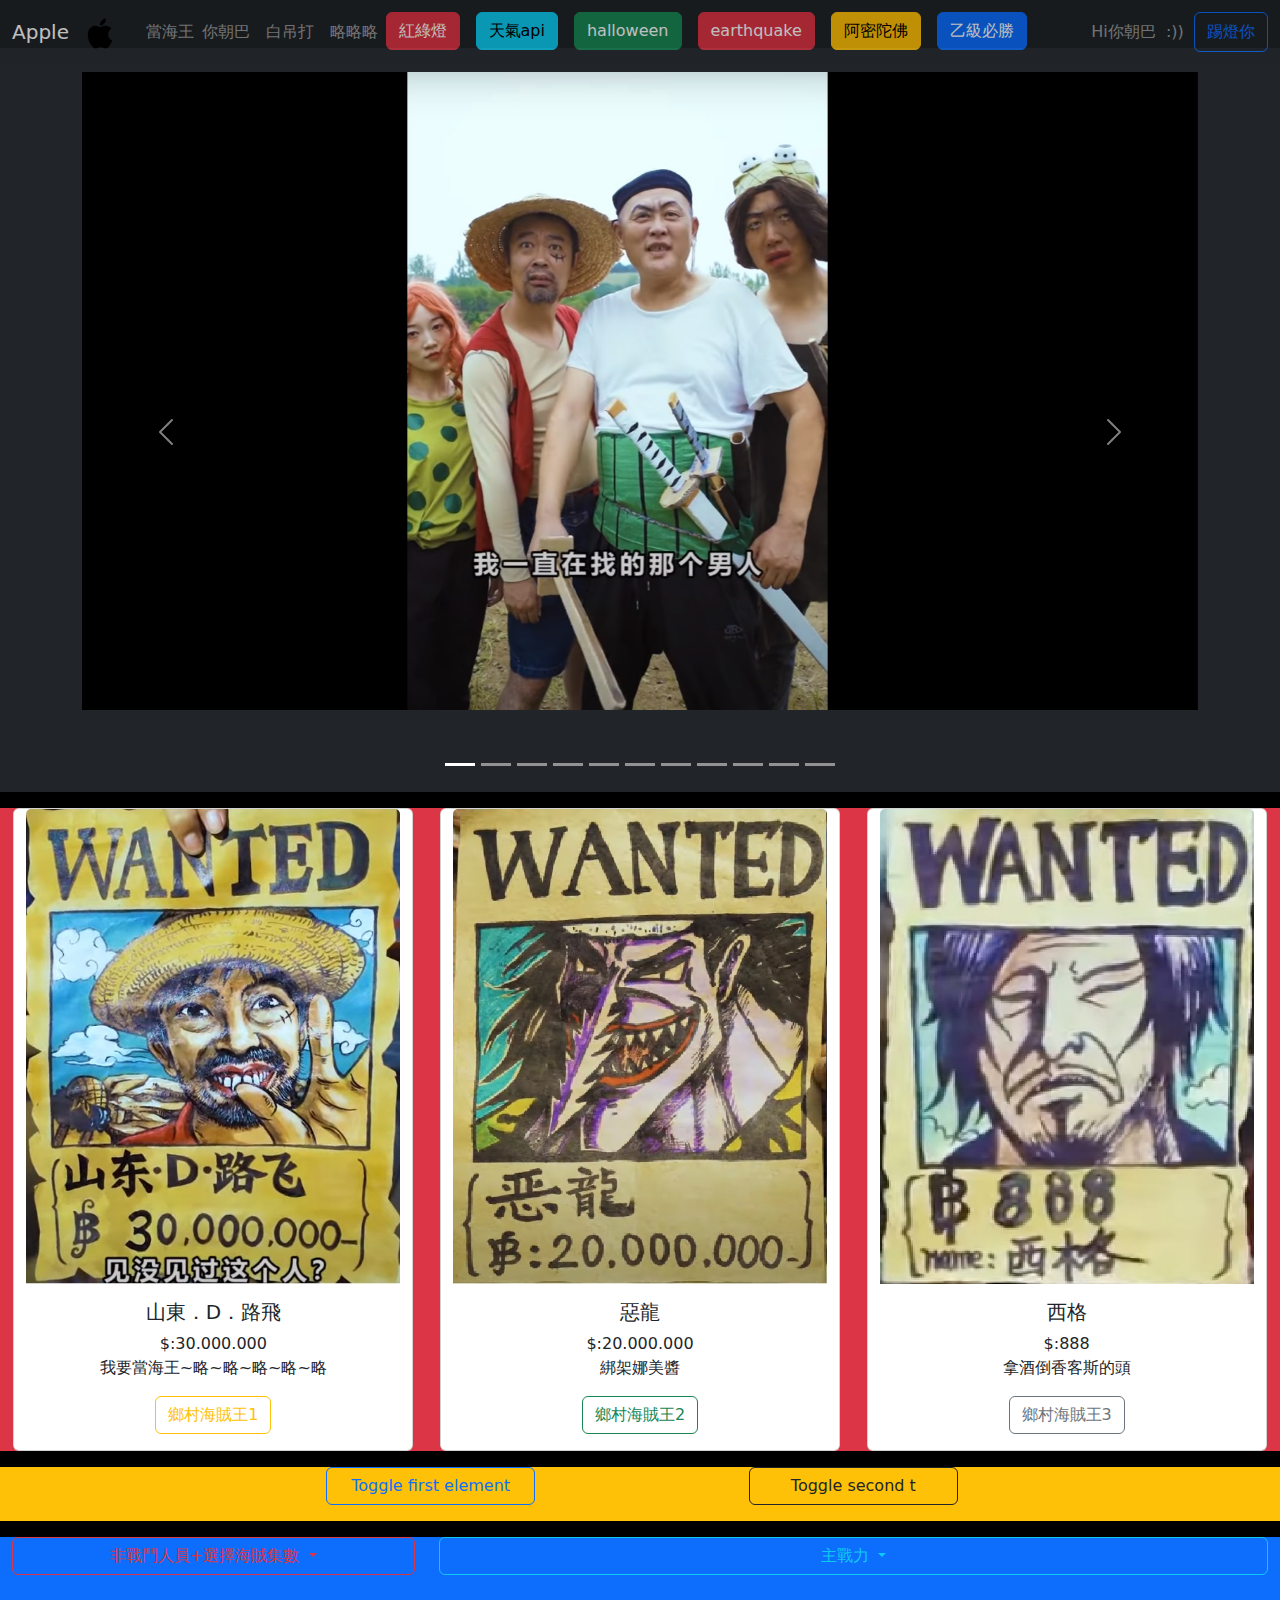
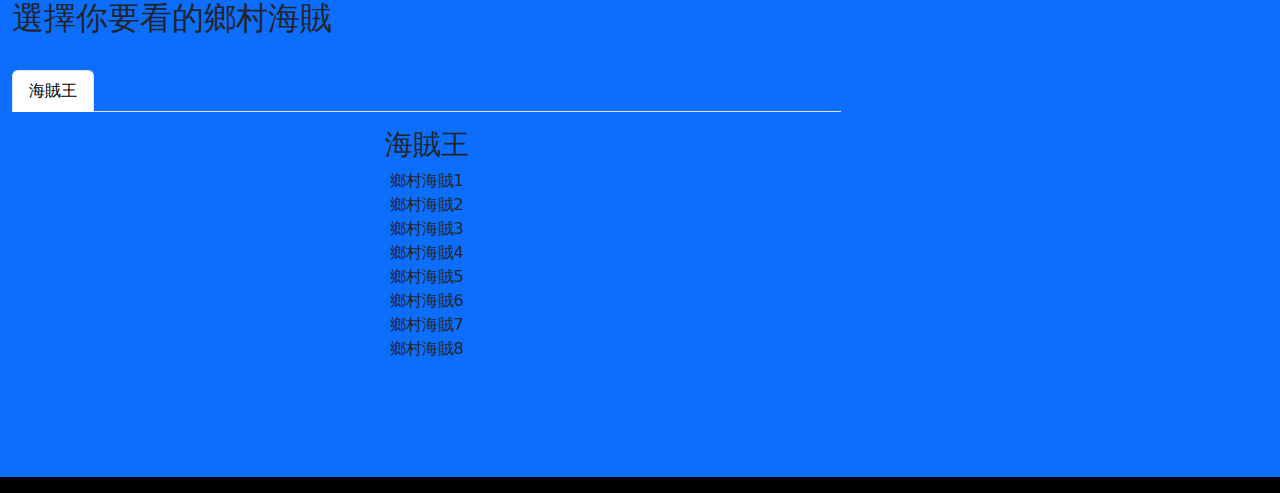
<file: index.html>
<!DOCTYPE html>
<html lang="en">

<head>
    <title>Bootstrap Example</title>
    <meta charset="utf-8">
    <meta name="viewport" content="width=device-width, initial-scale=1">
    <link href="https://cdn.jsdelivr.net/npm/bootstrap@5.3.2/dist/css/bootstrap.min.css" rel="stylesheet">
    <script src="https://cdn.jsdelivr.net/npm/bootstrap@5.3.2/dist/js/bootstrap.bundle.min.js"></script>
    <style>
        * {
            box-sizing: border-box;
            /* overflow: hidden; */
        }

        body {
            background-color: black;
        }

        .box {
            width: 100%;
            height: 80vh;
            /* overflow: hidden; */
            /* background-color: brown; */
        }

        .box3 {
            width: 100%;
            /* background-color: brown; */
        }

        .box4 {
            width: 100%;
            height: 60vh;

        }

        .dropdown-item:hover {
            background-color: aqua;

        }

        .my-img {
            width: 100%;
            height: 80vh;
        }
    </style>
</head>

<body>
    <!-- ------------------------------- -->
    <nav class="navbar navbar-expand-sm navbar-dark bg-dark fixed-top opacity-75 ">
        <div class="container-fluid">
            <a class="navbar-brand" href="javascript:void(0)">Apple</a>
            <a class="navbar-brand" href="#">
                <img src="./imgs/apple-logo.svg" alt="Logo" width="30" height="35"
                    class="d-inline-block align-text-top">
                <!-- Apple -->
            </a>
            <button class="navbar-toggler" type="button" data-bs-toggle="collapse" data-bs-target="#mynavbar">
                <span class="navbar-toggler-icon"></span>
            </button>
            <div class="collapse navbar-collapse" id="mynavbar">gi
                <ul class="navbar-nav me-auto">
                    <span class="navbar-text">
                        當海王
                    </span>
                    <li class="nav-item">
                        <a class="nav-link" href="#page1">你朝巴</a>
                    </li>
                    <li class="nav-item">
                        <a class="nav-link" href="#page2">白吊打</a>
                    </li>
                    <li class="nav-item">
                        <a class="nav-link" href="#page3">略略略</a>
                    </li>
                    <li class="nav-item me-3">
                        <button class="btn btn-danger" type="button" data-bs-toggle="offcanvas"
                            data-bs-target="#offcanvasRight" aria-controls="offcanvasRight"
                            onclick="location.href='./rgb.html'">紅綠燈</button>
                    </li>
                    <li class="nav-item me-3">
                        <button class="btn btn-info" type="button" data-bs-toggle="offcanvas"
                            data-bs-target="#offcanvasRight" aria-controls="offcanvasRight"
                            onclick="location.href='./weather.html'">天氣api</button>
                    </li>
                    <li class="nav-item me-3">
                        <button class="btn btn-success" type="button" data-bs-toggle="offcanvas"
                            data-bs-target="#offcanvasRight" aria-controls="offcanvasRight"
                            onclick="location.href='./halloween.html'">halloween</button>
                    </li>
                    <li class="nav-item me-3">
                        <button class="btn btn-danger" type="button" data-bs-toggle="offcanvas"
                            data-bs-target="#offcanvasRight" aria-controls="offcanvasRight"
                            onclick="location.href='./earthquake.html'">earthquake</button>
                    </li>
                    <li class="nav-item me-3">
                        <a href="https://wda.mackliu.com/s1120408/"><button class="btn btn-warning" type="button"
                            data-bs-toggle="offcanvas" data-bs-target="#offcanvasRight"
                            aria-controls="offcanvasRight">阿密陀佛</button></a>
                    </li>
                    <li class="nav-item">
                        <button class="btn btn-primary" type="button" data-bs-toggle="offcanvas"
                            data-bs-target="#offcanvasRight" aria-controls="offcanvasRight">
                            乙級必勝
                        </button>
                    </li>

                </ul>
                <form class="d-flex justify-content-center">
                    <span class="navbar-text">Hi你朝巴&nbsp;&nbsp;:))&nbsp;&nbsp;</span>
                    <!-- <input class="form-control me-2" type="text" placeholder="Search"> -->
                    <button class="btn btn-outline-primary" type="button">踢燈你</button>
                </form>
            </div>
        </div>
    </nav>
    <!-- ----------------button-start--offcanvas----------------------- -->
    <div class="offcanvas offcanvas-end" tabindex="-1" id="offcanvasRight" aria-labelledby="offcanvasRightLabel">
        <div class="offcanvas-header">
            <h5 class="offcanvas-title" id="offcanvasRightLabel">大家乙級加油~!</h5>
            <button type="button" class="btn-close" data-bs-dismiss="offcanvas" aria-label="Close"></button>
        </div>
        <div class="offcanvas-body">
            <img src="./imgs/cat.gif" alt="">
            <img src="./imgs/魯夫.png" alt="" width="300px">
        </div>
    </div>
    <!-- ----------------button-end--offcanvas------------------- -->
    <div id="page1">
    </div>
    <div class="container-fluid bg-dark mb-3 mt-5">
        <br>
        <div class="box">
            <div class="container">
                <div id="carouselExampleIndicators" class="carousel slide" data-bs-ride="carousel">
                    <div class="carousel-indicators">
                        <button type="button" data-bs-target="#carouselExampleIndicators" data-bs-slide-to="0"
                            class="active" aria-current="true" aria-label="Slide 1"></button>
                        <button type="button" data-bs-target="#carouselExampleIndicators" data-bs-slide-to="1"
                            aria-label="Slide 2"></button>
                        <button type="button" data-bs-target="#carouselExampleIndicators" data-bs-slide-to="2"
                            aria-label="Slide 3"></button>
                        <button type="button" data-bs-target="#carouselExampleIndicators" data-bs-slide-to="3"
                            aria-label="Slide 4"></button>
                        <button type="button" data-bs-target="#carouselExampleIndicators" data-bs-slide-to="4"
                            aria-label="Slide 5"></button>
                        <button type="button" data-bs-target="#carouselExampleIndicators" data-bs-slide-to="5"
                            aria-label="Slide 6"></button>
                        <button type="button" data-bs-target="#carouselExampleIndicators" data-bs-slide-to="6"
                            aria-label="Slide 7"></button>
                        <button type="button" data-bs-target="#carouselExampleIndicators" data-bs-slide-to="7"
                            aria-label="Slide 8"></button>
                        <button type="button" data-bs-target="#carouselExampleIndicators" data-bs-slide-to="8"
                            aria-label="Slide 9"></button>
                        <button type="button" data-bs-target="#carouselExampleIndicators" data-bs-slide-to="9"
                            aria-label="Slide 10"></button>
                        <button type="button" data-bs-target="#carouselExampleIndicators" data-bs-slide-to="10"
                            aria-label="Slide 11"></button>
                    </div>
                    <div class="carousel-inner my-img">
                        <div class="carousel-item active" data-bs-interval="1500">
                            <img src="./imgs/01.jpg" class="d-block w-100" alt="...">
                        </div>
                        <div class="carousel-item" data-bs-interval="1500">
                            <img src="./imgs/02.jpg" class="d-block w-100" alt="...">
                        </div>
                        <div class="carousel-item" data-bs-interval="1500">
                            <img src="./imgs/03.jpg" class="d-block w-100" alt="...">
                        </div>
                        <div class="carousel-item" data-bs-interval="1500">
                            <img src="./imgs/04.jpg" class="d-block w-100" alt="...">
                        </div>
                        <div class="carousel-item" data-bs-interval="1500">
                            <img src="./imgs/05.jpg" class="d-block w-100" alt="...">
                        </div>
                        <div class="carousel-item" data-bs-interval="1500">
                            <img src="./imgs/06.jpg" class="d-block w-100" alt="...">
                        </div>
                        <div class="carousel-item" data-bs-interval="1500">
                            <img src="./imgs/07.jpg" class="d-block w-100" alt="...">
                        </div>
                        <div class="carousel-item" data-bs-interval="1500">
                            <img src="./imgs/08.jpg" class="d-block w-100" alt="...">
                        </div>
                        <div class="carousel-item" data-bs-interval="1500">
                            <img src="./imgs/09.jpg" class="d-block w-100" alt="...">
                        </div>
                        <div class="carousel-item" data-bs-interval="1500">
                            <img src="./imgs/10.jpg" class="d-block w-100" alt="...">
                        </div>
                        <div class="carousel-item" data-bs-interval="1500">
                            <img src="./imgs/11.jpg" class="d-block w-100" alt="...">
                        </div>
                    </div>
                    <button class="carousel-control-prev" type="button" data-bs-target="#carouselExampleIndicators"
                        data-bs-slide="prev">
                        <span class="carousel-control-prev-icon" aria-hidden="true"></span>
                        <span class="visually-hidden">Previous</span>
                    </button>
                    <button class="carousel-control-next" type="button" data-bs-target="#carouselExampleIndicators"
                        data-bs-slide="next">
                        <span class="carousel-control-next-icon" aria-hidden="true"></span>
                        <span class="visually-hidden">Next</span>
                    </button>
                </div>
            </div>
        </div>
    </div>
    <!-- --------------------------- -->
    <div id="page2">
    </div>
    <div class="container-fluid bg-danger mb-3">
        <div class="row d-flex justify-content-around">
            <div class="col-3 card" style="width: 25rem;">
                <img src="./imgs/heder01.jpg" class="card-img-top" alt="...">
                <div class="card-body text-center">
                    <h5 class="card-title ">山東．D．路飛</h5>
                    <p class="card-text">$:30.000.000<br>我要當海王~略~略~略~略~略</p>
                    <a href="https://www.youtube.com/watch?v=qUq67DFr-Gs" class="btn btn-outline-warning">鄉村海賊王1</a>
                </div>
            </div>
            <div class="col-3 card" style="width: 25rem;">
                <img src="./imgs/heder02.jpg" class="card-img-top" alt="...">
                <div class="card-body text-center">
                    <h5 class="card-title ">惡龍</h5>
                    <p class="card-text">$:20.000.000<br>綁架娜美醬</p>
                    <a href="https://www.youtube.com/watch?v=qzUbCLCx6F4" class="btn btn-outline-success">鄉村海賊王2</a>
                </div>
            </div>
            <div class="col-3 card" style="width: 25rem;">
                <img src="./imgs/heder03.jpg" class="card-img-top" alt="...">
                <div class="card-body text-center">
                    <h5 class="card-title ">西格</h5>
                    <p class="card-text">$:888<br>拿酒倒香客斯的頭</p>
                    <a href="https://www.youtube.com/watch?v=XU1mL9Yb7CM" class="btn btn-outline-secondary">鄉村海賊王3</a>
                </div>
            </div>
        </div>
    </div>
    <!-- ------------------------------------------ -->
    <div id="page3">
    </div>
    <div class="container-fluid bg-warning mb-3">
        <div class="box3">
            <div class="row ">
                <p class=" d-inline-flex gap-1">
                    <a class=" col-2 offset-3 btn btn-outline-primary" data-bs-toggle="collapse"
                        href="#multiCollapseExample1" role="button" aria-expanded="false"
                        aria-controls="multiCollapseExample1">Toggle first
                        element</a>
                    <button class="col-2 offset-2 btn btn-outline-dark" type="button" data-bs-toggle="collapse"
                        data-bs-target="#multiCollapseExample2" aria-expanded="false"
                        aria-controls="multiCollapseExample2">Toggle second t</button>
                </p>
            </div>
            <div class="row">
                <div class="col-8">
                    <div class="collapse multi-collapse" id="multiCollapseExample1">
                        <div class="card card-body">
                            Some placeholder content for the first collapse component of this multi-collapse example.
                            This
                            panel is hidden by default but revealed when the user activates the relevant trigger.
                        </div>
                    </div>
                </div>
                <div class="col-4">
                    <div class="collapse multi-collapse" id="multiCollapseExample2">
                        <div class="card card-body">
                            Some placeholder content for the second collapse component of this multi-collapse example.
                            This
                        </div>
                    </div>
                </div>
            </div>
        </div>
    </div>
    <!-- ------------------------------------------- -->
    <div id="page4">
    </div>
    <div class="container-fluid bg-primary mb-3">
        <div class="box4">
            <div class="row">
                <div class="col-4 btn-group">
                    <button type="button" class="btn btn-outline-danger dropdown-toggle" data-bs-toggle="dropdown"
                        aria-expanded="false">
                        非戰鬥人員+選擇海賊集數
                    </button>
                    <ul class="dropdown-menu">
                        <li><a class="dropdown-item" data-bs-toggle="modal" data-bs-target="#myModal-1">羅賓</a></li>
                        <li><a class="dropdown-item" data-bs-toggle="modal" data-bs-target="#myModal-2">娜美</a></a></li>
                        <li><a class="dropdown-item" data-bs-toggle="modal" data-bs-target="#myModal-3">喬巴</a></li>
                        <li>
                            <hr class="dropdown-divider">
                        </li>
                        <li><a class="dropdown-item"
                                href="https://www.youtube.com/embed/qUq67DFr-Gs?si=d2dOiV2l2S_yohUo"
                                target="my-Iframe">鄉村海賊1</a></li>
                        <li><a class="dropdown-item"
                                href="https://www.youtube.com/embed/qzUbCLCx6F4?si=r41PmJw5y0Ym36rF"
                                target="my-Iframe">鄉村海賊2</a></li>
                        <li><a class="dropdown-item"
                                href="https://www.youtube.com/embed/XU1mL9Yb7CM?si=2_F7wk5rw9gk5PNO"
                                target="my-Iframe">鄉村海賊3</a></li>
                        <li><a class="dropdown-item"
                                href="https://www.youtube.com/embed/xxeT9f02fH4?si=kqh3AdRIxxMkTVQU"
                                target="my-Iframe">鄉村海賊4</a></li>
                        <li><a class="dropdown-item"
                                href="https://www.youtube.com/embed/EEjnoQ2qJUQ?si=zQFu9Y_4TdHGTXWr"
                                target="my-Iframe">鄉村海賊5</a></li>
                        <li><a class="dropdown-item"
                                href="https://www.youtube.com/embed/E9qFHa5F08M?si=KH4qCPVD2Upj3K1J"
                                target="my-Iframe">鄉村海賊6</a></li>
                        <li><a class="dropdown-item"
                                href="https://www.youtube.com/embed/np-VcplD7z0?si=8ecZOsLM6d5qoAd6"
                                target="my-Iframe">鄉村海賊7</a></li>
                        <li><a class="dropdown-item"
                                href="https://www.youtube.com/embed/JQGZ-ZfVcQ0?si=Uiu8yulimdt42QqC"
                                target="my-Iframe">鄉村海賊8</a></li>
                    </ul>
                    <div class="modal" id="myModal-1">
                        <div class="modal-dialog modal-xl">
                            <div class="modal-content">

                                <!-- Modal Header -->
                                <div class="modal-header">
                                    <h4 class="modal-title">性感羅賓</h4>
                                    <button type="button" class="btn-close" data-bs-dismiss="modal"></button>
                                </div>

                                <!-- Modal body -->
                                <div class="modal-body text-center">
                                    <img src="./imgs/羅賓.jpg" alt="">
                                </div>

                                <!-- Modal footer -->
                                <div class="modal-footer">
                                    <button type="button" class="btn btn-danger" data-bs-dismiss="modal">Close</button>
                                </div>

                            </div>
                        </div>
                    </div>
                    <div class="modal" id="myModal-2">
                        <div class="modal-dialog modal-xl">
                            <div class="modal-content">

                                <!-- Modal Header -->
                                <div class="modal-header">
                                    <h4 class="modal-title">美麗娜美</h4>
                                    <button type="button" class="btn-close" data-bs-dismiss="modal"></button>
                                </div>

                                <!-- Modal body -->
                                <div class="modal-body text-center">
                                    <img src="./imgs/娜美.jpg" alt="">
                                </div>

                                <!-- Modal footer -->
                                <div class="modal-footer">
                                    <button type="button" class="btn btn-danger" data-bs-dismiss="modal">Close</button>
                                </div>

                            </div>
                        </div>
                    </div>
                    <div class="modal" id="myModal-3">
                        <div class="modal-dialog modal-xl">
                            <div class="modal-content">

                                <!-- Modal Header -->
                                <div class="modal-header">
                                    <h4 class="modal-title">可愛喬巴</h4>
                                    <button type="button" class="btn-close" data-bs-dismiss="modal"></button>
                                </div>

                                <!-- Modal body -->
                                <div class="modal-body text-center">
                                    <img src="./imgs/喬巴.jpg" alt="">
                                </div>

                                <!-- Modal footer -->
                                <div class="modal-footer">
                                    <button type="button" class="btn btn-danger" data-bs-dismiss="modal">Close</button>
                                </div>

                            </div>
                        </div>
                    </div>
                </div>
                <div class="col-8 btn-group">
                    <button type="button" class="btn btn-outline-info dropdown-toggle" data-bs-toggle="dropdown"
                        aria-expanded="false">
                        主戰力
                    </button>
                    <ul class="dropdown-menu">
                        <li><a class="dropdown-item" data-bs-toggle="modal" data-bs-target="#myModal-4">山東．D．魯夫</a></li>
                        <li><a class="dropdown-item" data-bs-toggle="modal" data-bs-target="#myModal-5">白吊打．索龍</a></li>
                        <li><a class="dropdown-item" data-bs-toggle="modal" data-bs-target="#myModal-6">七舞嗨．甚平</a></li>
                        <li><a class="dropdown-item" data-bs-toggle="modal" data-bs-target="#myModal-7">白吊打．香吉士</a></li>
                        <li><a class="dropdown-item" data-bs-toggle="modal" data-bs-target="#myModal-8">白吊打．騙人布</a></li>
                        <li><a class="dropdown-item" data-bs-toggle="modal" data-bs-target="#myModal-9">白吊打．骷髏頭</a></li>
                        <li><a class="dropdown-item" data-bs-toggle="modal" data-bs-target="#myModal-10">白吊打．佛朗基</a>
                        </li>
                    </ul>
                    <div class="modal" id="myModal-4">
                        <div class="modal-dialog modal-xl">
                            <div class="modal-content">

                                <!-- Modal Header -->
                                <div class="modal-header">
                                    <h4 class="modal-title">山東．D．魯夫</h4>
                                    <button type="button" class="btn-close" data-bs-dismiss="modal"></button>
                                </div>

                                <!-- Modal body -->
                                <div class="modal-body text-center">
                                    <img src="./imgs/魯夫.png" alt="">
                                </div>

                                <!-- Modal footer -->
                                <div class="modal-footer">
                                    <button type="button" class="btn btn-danger" data-bs-dismiss="modal">Close</button>
                                </div>

                            </div>
                        </div>
                    </div>
                    <div class="modal" id="myModal-5">
                        <div class="modal-dialog modal-xl">
                            <div class="modal-content">

                                <!-- Modal Header -->
                                <div class="modal-header">
                                    <h4 class="modal-title">白吊打．索龍</h4>
                                    <button type="button" class="btn-close" data-bs-dismiss="modal"></button>
                                </div>

                                <!-- Modal body -->
                                <div class="modal-body text-center">
                                    <img src="./imgs/索龍.png" alt="">
                                </div>

                                <!-- Modal footer -->
                                <div class="modal-footer">
                                    <button type="button" class="btn btn-danger" data-bs-dismiss="modal">Close</button>
                                </div>

                            </div>
                        </div>
                    </div>
                    <div class="modal" id="myModal-6">
                        <div class="modal-dialog modal-xl">
                            <div class="modal-content">

                                <!-- Modal Header -->
                                <div class="modal-header">
                                    <h4 class="modal-title">鯰魚</h4>
                                    <button type="button" class="btn-close" data-bs-dismiss="modal"></button>
                                </div>

                                <!-- Modal body -->
                                <div class="modal-body text-center">
                                    <img src="./imgs/甚平.png" alt="">
                                </div>

                                <!-- Modal footer -->
                                <div class="modal-footer">
                                    <button type="button" class="btn btn-danger" data-bs-dismiss="modal">Close</button>
                                </div>

                            </div>
                        </div>
                    </div>
                    <div class="modal" id="myModal-7">
                        <div class="modal-dialog modal-xl">
                            <div class="modal-content">

                                <!-- Modal Header -->
                                <div class="modal-header">
                                    <h4 class="modal-title">白吊打．香吉士</h4>
                                    <button type="button" class="btn-close" data-bs-dismiss="modal"></button>
                                </div>

                                <!-- Modal body -->
                                <div class="modal-body text-center">
                                    <img src="./imgs/香吉士.jpg" alt="">
                                </div>

                                <!-- Modal footer -->
                                <div class="modal-footer">
                                    <button type="button" class="btn btn-danger" data-bs-dismiss="modal">Close</button>
                                </div>

                            </div>
                        </div>
                    </div>
                    <div class="modal" id="myModal-8">
                        <div class="modal-dialog modal-xl">
                            <div class="modal-content">

                                <!-- Modal Header -->
                                <div class="modal-header">
                                    <h4 class="modal-title">白吊打．騙人布</h4>
                                    <button type="button" class="btn-close" data-bs-dismiss="modal"></button>
                                </div>

                                <!-- Modal body照片大小與香吉士一致 -->
                                <div class="modal-body text-center">
                                    <img src="./imgs/騙人布.jpg" alt="" width="353" height="500">
                                </div>

                                <!-- Modal footer -->
                                <div class="modal-footer">
                                    <button type="button" class="btn btn-danger" data-bs-dismiss="modal">Close</button>
                                </div>

                            </div>
                        </div>
                    </div>
                    <div class="modal" id="myModal-9">
                        <div class="modal-dialog modal-xl">
                            <div class="modal-content">

                                <!-- Modal Header -->
                                <div class="modal-header">
                                    <h4 class="modal-title">白吊打．骷髏頭</h4>
                                    <button type="button" class="btn-close" data-bs-dismiss="modal"></button>
                                </div>

                                <!-- Modal body 照片大小與香吉士一致-->
                                <div class="modal-body text-center">
                                    <img src="./imgs/布魯克.jpg" alt="" width="353" height="500">
                                </div>

                                <!-- Modal footer -->
                                <div class="modal-footer">
                                    <button type="button" class="btn btn-danger" data-bs-dismiss="modal">Close</button>
                                </div>

                            </div>
                        </div>
                    </div>
                    <div class="modal" id="myModal-10">
                        <div class="modal-dialog modal-xl">
                            <div class="modal-content">

                                <!-- Modal Header -->
                                <div class="modal-header">
                                    <h4 class="modal-title">白吊打．佛朗基</h4>
                                    <button type="button" class="btn-close" data-bs-dismiss="modal"></button>
                                </div>

                                <!-- Modal body -->
                                <div class="modal-body text-center">
                                    <img src="./imgs/佛朗基.jpg" alt="">
                                </div>

                                <!-- Modal footer -->
                                <div class="modal-footer">
                                    <button type="button" class="btn btn-danger" data-bs-dismiss="modal">Close</button>
                                </div>

                            </div>
                        </div>
                    </div>


                </div>
                <div class="col-md-8 col-12">
                    <br>
                    <h2>選擇你要看的鄉村海賊</h2>
                    <br>
                    <!-- Nav tabs -->
                    <ul class="nav nav-tabs" role="tablist">
                        <li class="nav-item">
                            <a class="nav-link active" data-bs-toggle="tab" href="#menu3">海賊王</a>
                        </li>
                    </ul>
                    <div id="menu3" class="container mt-3 tab-pane active text-center ">
                        <h3>海賊王</h3>
                        <a class="dropdown-item" href="https://www.youtube.com/embed/qUq67DFr-Gs?si=d2dOiV2l2S_yohUo"
                            target="my-Iframe">鄉村海賊1</a>
                        <a class="dropdown-item" href="https://www.youtube.com/embed/qzUbCLCx6F4?si=r41PmJw5y0Ym36rF"
                            target="my-Iframe">鄉村海賊2</a>
                        <a class="dropdown-item" href="https://www.youtube.com/embed/XU1mL9Yb7CM?si=2_F7wk5rw9gk5PNO"
                            target="my-Iframe">鄉村海賊3</a>
                        <a class="dropdown-item" href="https://www.youtube.com/embed/xxeT9f02fH4?si=kqh3AdRIxxMkTVQU"
                            target="my-Iframe">鄉村海賊4</a>
                        <a class="dropdown-item" href="https://www.youtube.com/embed/EEjnoQ2qJUQ?si=zQFu9Y_4TdHGTXWr"
                            target="my-Iframe">鄉村海賊5</a>
                        <a class="dropdown-item" href="https://www.youtube.com/embed/E9qFHa5F08M?si=KH4qCPVD2Upj3K1J"
                            target="my-Iframe">鄉村海賊6</a>
                        <a class="dropdown-item" href="https://www.youtube.com/embed/np-VcplD7z0?si=8ecZOsLM6d5qoAd6"
                            target="my-Iframe">鄉村海賊7</a>
                        <a class="dropdown-item" href="https://www.youtube.com/embed/JQGZ-ZfVcQ0?si=Uiu8yulimdt42QqC"
                            target="my-Iframe">鄉村海賊8</a>
                    </div>
                </div>
                <div class="col-md-4 col-12 ">
                    <br>
                    <iframe src="https://www.youtube.com/embed/qUq67DFr-Gs?si=IEf_gMbEzMsHqbXd" width="600" height="450"
                        style="border:0;" allowfullscreen="" loading="lazy" referrerpolicy="no-referrer-when-downgrade"
                        name="my-Iframe"></iframe>
                </div>
            </div>
        </div>
    </div>
    <!-- ------------------------------- -->
</body>

</html>
</file>
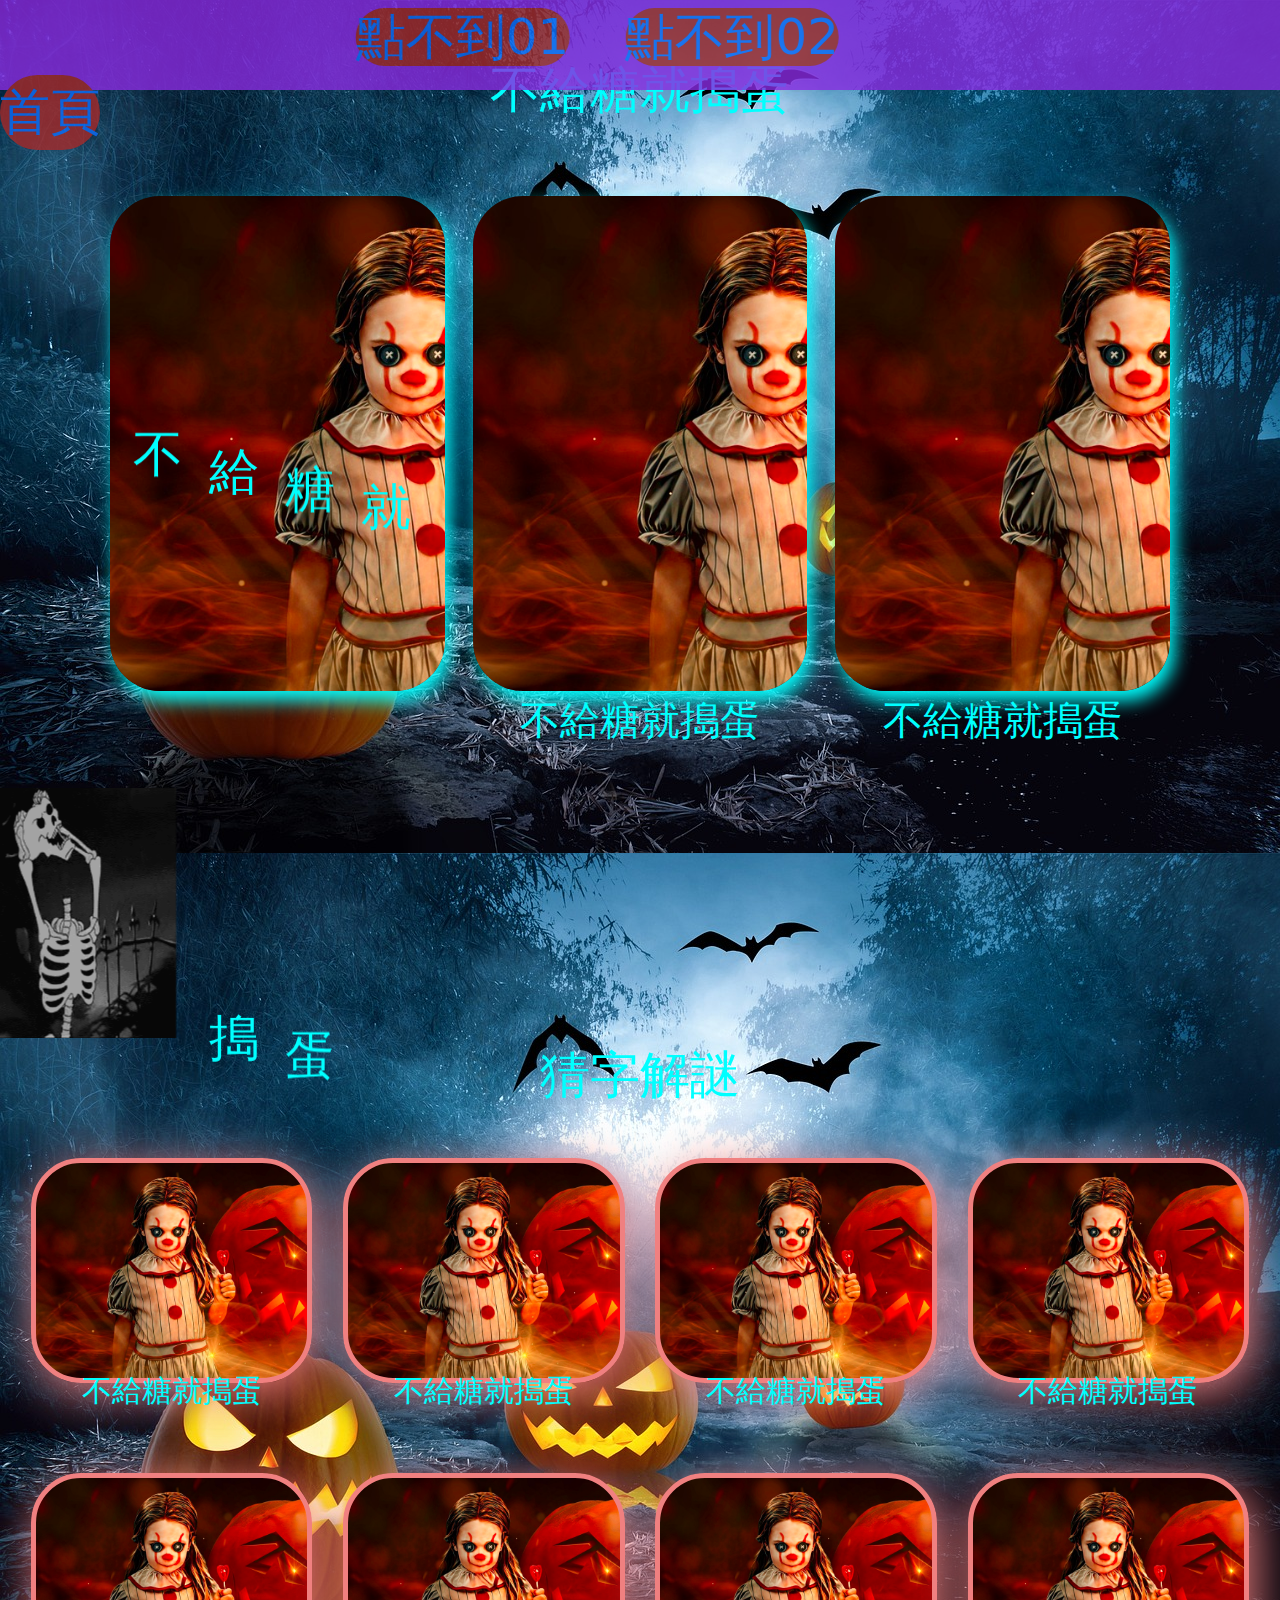
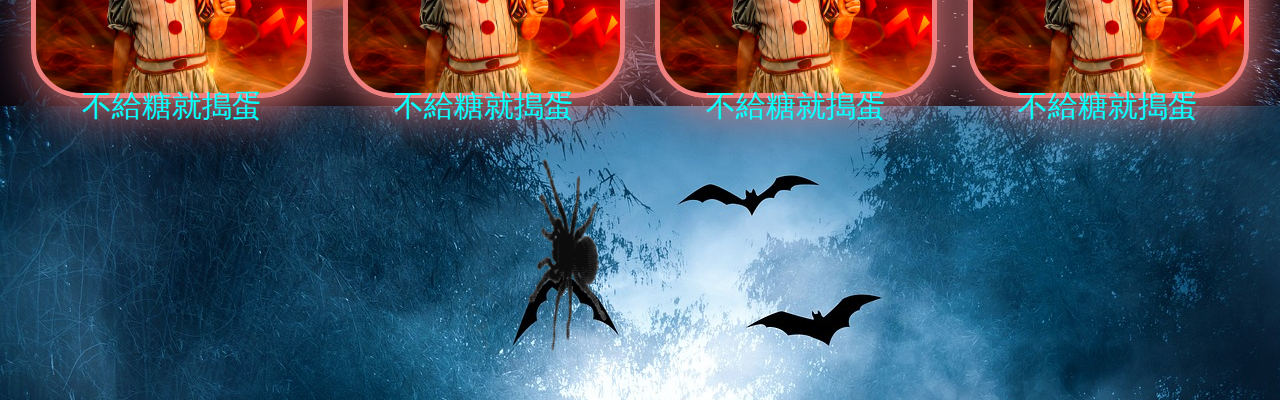
<file: halloween.html>
<!DOCTYPE html>
<html lang="en">

<head>
    <meta charset="UTF-8">
    <meta name="viewport" content="width=device-width, initial-scale=1.0">
    <!-- 跳轉 -->
    <!-- <meta http-equiv="refresh" content="20; url=https://media.gq.com.tw/photos/5dbc63ccde83b5000897a49b/16:9/w_2560%2Cc_limit/2017091147745433.jpg"> -->
    <title>Document</title>
    <link href="https://cdn.jsdelivr.net/npm/bootstrap@5.3.2/dist/css/bootstrap.min.css" rel="stylesheet">
    <script src="https://cdn.jsdelivr.net/npm/bootstrap@5.3.2/dist/js/bootstrap.bundle.min.js"></script>
    <style>
        * {
            color: aqua;
        }

        body {
            background-image: url(./img/background.jpg);
        }

        nav {
            position: fixed;
            width: 100%;
            height: 10vh;
            background-color: blueviolet;
            opacity: 0.8;
            text-align: center;
            z-index: 100;
        }

        a {

            font-size: 50px;
            background-color: brown;
            text-decoration: none;
            border-radius: 40px
        }

        .container,
        .box2 {
            margin: auto;
            /* 宣告flexbox */
            display: flex;
            /* 換行wrap */
            flex-wrap: wrap;
            /* 橫row(default)直column*/
            flex-direction: row;
            /* 水平置中+空 */
            justify-content: space-evenly;
            /* 垂直置中 */
            align-items: center;
            width: 100%;
            height: 70vh;
            /* background-color: rgb(248, 59, 153); */
            text-align: center;
        }

        .box2 {
            /* background-color: rgb(9, 129, 113); */
            text-align: center;


        }

        .box3 {
            /* border: 1px solid black; */
            /* background-color: rgb(75, 40, 202); */
        }

        .box1 {
            padding-top: 60px;
            /* border: 1px solid black; */
            /* background-color: aqua; */
        }

        .box4 {
            margin-top: 30px;
        }

        marquee>img {
            filter: grayscale(100);
            /* opacity: 0.5; */
            width: 220px;
            height: 250px;

        }

        img:hover {
            border: 10px solid lightcoral;
            border-radius: 100px;
            filter: grayscale(0);
            box-shadow: 5px 10px 18px;
        }

        .item1 {
            width: 30%;
            height: 55vh;
            /* background-color: lightgreen; */
            background-image: url(./img/halloween.jpg);
            background-size: cover;
            text-align: center;
            border-radius: 50px;
            /* border: 5px solid lightblue; */
            box-shadow: 5px 10px 18px;

        }


        .item2 {
            text-align: center;
            width: 22%;
            height: 25vh;
            /* background-color: lightgreen; */
            background-image: url(./img/halloween.jpg);
            background-size: cover;
            border-radius: 50px;
            border: 5px solid lightcoral;
            box-shadow: 5px 10px 50px lightcoral;

        }

        p {
            text-align: center;
            font-size: 40px;
        }

        h1 {
            font-size: 40px;
            text-align: center;
            padding-top: 500px;
        }

        h2 {
            font-size: 30px;
            text-align: center;
            padding-top: 210px;

        }

        h3 {
            font-size: 50px;
            text-align: center;
            /* background-color: lightsalmon; */
            border-radius: 20px;
        }


        /* .item1:hover{
   background-image: url(./img/images.jpg);
   background-size: cover;
} */
        .bgimg1:hover {
            background-image: url(./img/01.jpg);
            background-size: cover;

        }

        .bgimg2:hover {
            background-image: url(./img/02.jpg);
            background-size: cover;
        }

        .bgimg3:hover {
            background-image: url(./img/03.jpg);
            background-size: cover;
        }

        .item2:hover {
            background-image: url(./img/images.jpg);
            background-size: cover;

        }

        .bgimg4:hover {
            background-image: url(./img/我.jpg);
            opacity: 0.5;
            background-size: 90%;
            border: 5px solid aqua;
        }

        /* .bgimg5:hover {
            background-image: url(./img/.jpg);
            opacity: 0.5;
            background-size: 90%;
        } */

        .bgimg8:hover {
            background-image: url(./img/很.jpg);
            opacity: 0.5;
            background-size: 90%;
            border: 5px solid aqua;
        }

        .bgimg9:hover {
            background-image: url(./img/愛.jpg);
            opacity: 0.5;
            background-size: 90%;
            border: 5px solid aqua;
        }

        .bgimg10:hover {
            background-image: url(./img/老.jpg);
            opacity: 0.5;
            background-size: 90%;
            border: 5px solid aqua;
        }

        .bgimg6:hover {
            background-image: url(./img/大.jpg);
            opacity: 0.5;
            background-size: 90%;
            border: 5px solid aqua;
        }

        .bgimg7:hover {
            background-image: url(./img/師.jpg);
            opacity: 0.5;
            background-size: 90%;
            border: 5px solid aqua;
        }

        .bgimg11:hover {
            background-image: url(./img/奶.jpg);
            opacity: 0.5;
            background-size: 90%;
            border: 5px solid aqua;
        }
     
    </style>
</head>

<body>
    <nav style="display: flex;flex-wrap: wrap;">
        <marquee behavior="Alternate" direction="" ScrollAmount="50">
            <div class="diva">
                <a href="#p1">點不到01</a>&nbsp;&nbsp;&nbsp;&nbsp;&nbsp;&nbsp;&nbsp;&nbsp;&nbsp;&nbsp;
                <a href="#p2">點不到02</a>
            </div>
        </marquee>
        <a  class="home" href="./index.html" style="font-size: 50px;">首頁</a>
    </nav>

    <div class="box1">
        <h3 id="p1">不給糖就搗蛋</h3>
    </div>

    <div class="container">
        <div class="item1 bgimg1">
            <h3>
                <marquee behavior="Alternate" direction="up" width="60" height="500" ScrollAmount="24">不</marquee>
                <marquee behavior="Alternate" direction="up" width="60" height="500" ScrollAmount="22">給</marquee>
                <marquee behavior="Alternate" direction="up" width="60" height="500" ScrollAmount="20">糖</marquee>
                <marquee behavior="Alternate" direction="up" width="60" height="500" ScrollAmount="18">就</marquee>
                <marquee behavior="Alternate" direction="up" width="60" height="500" ScrollAmount="16">搗</marquee>
                <marquee behavior="Alternate" direction="up" width="60" height="500" ScrollAmount="14">蛋</marquee>
            </h3>
        </div>
        <div class="item1 bgimg2">
            <h1>不給糖就搗蛋</h1>
        </div>
        <div class="item1 bgimg3">
            <h1>不給糖就搗蛋</h1>
        </div>
    </div>
    <div class="box4">
        <marquee direction="right" ScrollAmount="20">
            <img src="./img/g1.jpg" alt="">
            <img src="./img/g2.jpg" alt="">
            <img src="./img/g3.jpg" alt="">
            <img src="./img/g4.jpg" alt="">
            <img src="./img/g5.gif" alt="">
        </marquee>
    </div>
    <div class="box3">
        <h3>猜字解謎</h3>
    </div>
    <div class="box2">
        <div class="item2 bgimg4">
            <h2>不給糖就搗蛋</h>
        </div>
        <div class="item2 bgimg5">
            <h2>不給糖就搗蛋</h2>
        </div>
        <div class="item2 bgimg6">
            <h2>不給糖就搗蛋</h2>
        </div>
        <div class="item2 bgimg7">
            <h2>不給糖就搗蛋</h2>
        </div>
        <div class="item2 bgimg8">
            <h2>不給糖就搗蛋</h2>
        </div>
        <div class="item2 bgimg9">
            <h2>不給糖就搗蛋</h2>
        </div>
        <div class="item2 bgimg10">
            <h2>不給糖就搗蛋</h2>
        </div>
        <div class="item2 bgimg11">
            <h2 id="p2">不給糖就搗蛋</h2>
        </div>
    </div>
    <marquee behavior="" direction="" ScrollAmount="100">
        <img src="./img/spider.gif" alt="" width="300px" style="z-index: 200px;">
    </marquee>
</body>

</html>
</file>
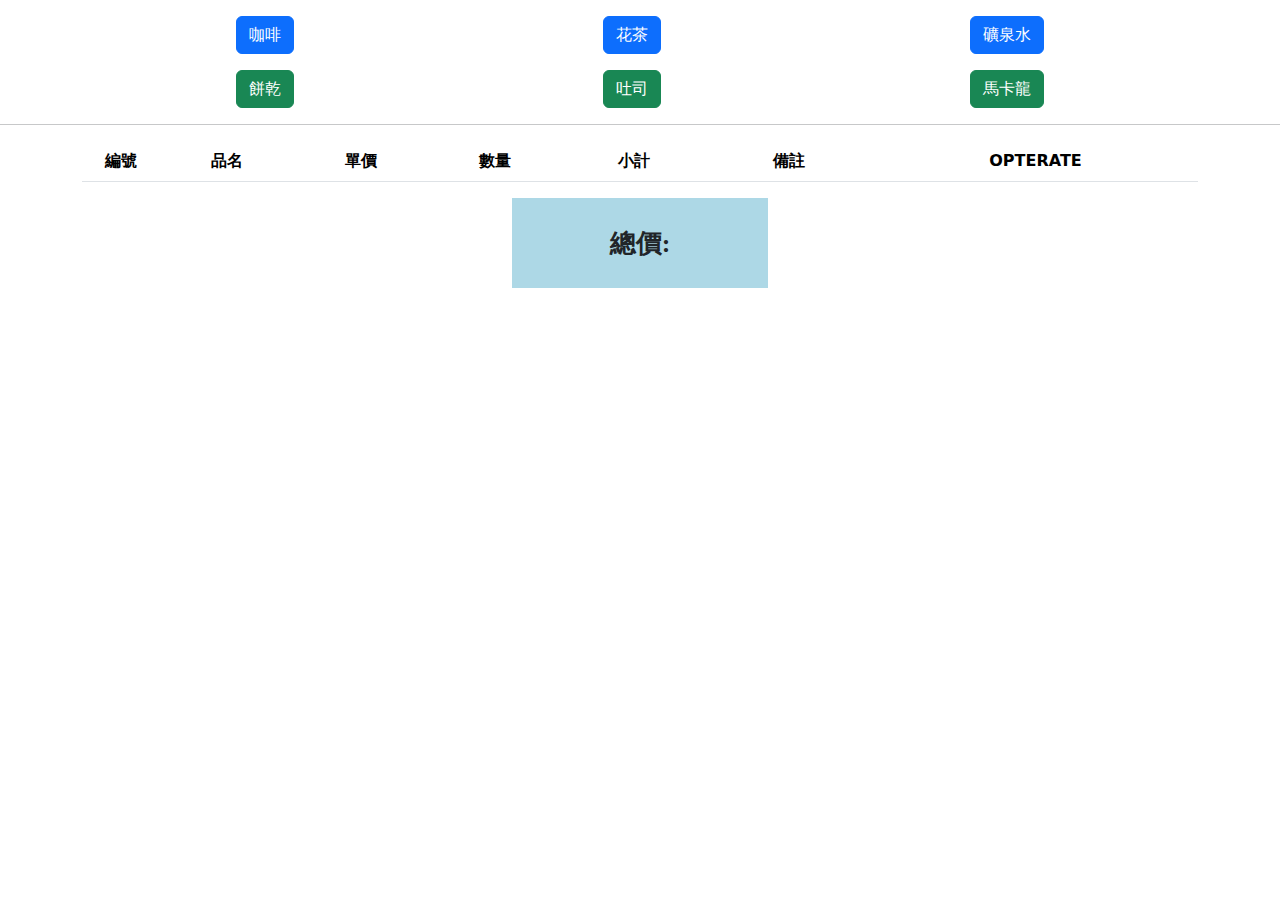
<file: order.html>
<!DOCTYPE html>
<html lang="en">

<head>
    <title>Bootstrap Example</title>
    <meta charset="utf-8">
    <meta name="viewport" content="width=device-width, initial-scale=1">
    <link href="https://cdn.jsdelivr.net/npm/bootstrap@5.3.2/dist/css/bootstrap.min.css" rel="stylesheet">
    <link rel="stylesheet" href="https://cdnjs.cloudflare.com/ajax/libs/font-awesome/6.4.2/css/all.min.css"
        integrity="sha512-z3gLpd7yknf1YoNbCzqRKc4qyor8gaKU1qmn+CShxbuBusANI9QpRohGBreCFkKxLhei6S9CQXFEbbKuqLg0DA=="
        crossorigin="anonymous" referrerpolicy="no-referrer" />
    <script src="https://cdn.jsdelivr.net/npm/bootstrap@5.3.2/dist/js/bootstrap.bundle.min.js"></script>
</head>
<style>
    body {
        background-image: url("https://picsum.photos/id/42/1920/1080");
    }

    img {
        width: 160px;
        height: 120px;
    }

    .span {
        margin: auto;
        display: flex;
        justify-content: center;
        align-items: center;
        font-family: "標楷體";
        font-weight: bold;
        font-size: 26px;
        width: 20vw;
        height: 10vh;
        background-color: lightblue;
    }
</style>

<body>
    <div class="container">
        <div class="row mt-3 ">
            <div class="col  d-flex justify-content-around">
                <button type="button" class="myBtn btn btn-primary" data-name="咖啡" data-price="100" data-img="./imgs/a01.jpg">
                    咖啡
                </button>
                <button type="button" class="myBtn btn btn-primary" data-name="花茶" data-price="200" data-img="./imgs/a02.jpg">
                    花茶
                </button>
                <button type="button" class="myBtn btn btn-primary" data-name="礦泉水" data-price="50" data-img="./imgs/a03.jpg">
                    礦泉水
                </button>
            </div>
        </div>
        <div class="row mt-3">
            <div class="col  d-flex justify-content-around ">
                <button type="button" class="myBtn btn btn-success" data-name="餅乾" data-price="120" data-img="./imgs/b01.jpg">
                    餅乾
                </button>
                <button type="button" class="myBtn btn btn-success" data-name="吐司" data-price="65" data-img="./imgs/b02.jpg">
                    吐司
                </button>
                <button type="button" class="myBtn btn btn-success" data-name="馬卡龍" data-price="50" data-img="./imgs/b03.jpg">
                    馬卡龍
                </button>
            </div>
        </div>
    </div>
    <hr>
    <div class="container">
        <table class="table table-hover align-middle text-center">
            <thead>
                <tr>
                    <th width="7%">編號</th>
                    <th width="12%">品名</th>
                    <th width="12%">單價</th>
                    <th width="12%">數量</th>
                    <th>小計</th>
                    <th width="15%">備註</th>
                    <th>OPTERATE</th>
                </tr>
            </thead>
            <tbody>
                <!-- <tr>
                    <td>a01</td>
                    <td>
                        <img src="https://picsum.photos/id/26/160/120" alt="">
                        <br>
                        咖啡
                    </td>
                    <td><input type="number" name="" class="itemPrice form-control" value="100"></td>
                    <td><input type="number" name="" class="itemNum form-control" value="1" max="10" min="1"></td>
                    <td><input type="number" name="" class="itemTotal form-control" value="100" readonly></td>
                    <td>備註</td>
                    <td><button type="button" class="cloneBtn btn btn-warning"><i
                                class="fa-regular fa-copy"></i></button>
                        <button type="button" class="delBtn btn btn-danger">del</button>
                    </td>
                </tr> -->
            </tbody>
        </table>
        <div class="container">
            <div class="row">
                <div class="col text-center total">
                    <div class="span" id="resultSpan">總價:</div>
                </div>
            </div>
        </div>
    </div>



    <script src="https://cdnjs.cloudflare.com/ajax/libs/jquery/3.7.1/jquery.min.js"
        integrity="sha512-v2CJ7UaYy4JwqLDIrZUI/4hqeoQieOmAZNXBeQyjo21dadnwR+8ZaIJVT8EE2iyI61OV8e6M8PP2/4hpQINQ/g=="
        crossorigin="anonymous" referrerpolicy="no-referrer"></script>

    <script>
        $(document).ready(function () {
            function delFun(nowThis) {
                console.log('del ok');
                // 抓tr數量
                // 如果tr <=2 不能刪除

                // 抓tr數量
                let getTrCount = $('tr').length;
                console.log('getTrCount', getTrCount);
                if (getTrCount > 2) {
                    let nowTr = $(nowThis).parent().parent();
                    nowTr.remove();
                }
            }
            const cloneBtn = $('.cloneBtn');
            function cloneFun(nowThis) {
                console.log('clone ok');
                let nowTr = $(nowThis).parent().parent();
                nowTr.clone(true).insertAfter(nowTr);
                updateTotal();
            }
            const myBtn = $('.myBtn');
            let delBtn = $('.delBtn');
            delBtn.click(function (e) {
                delFun(this);
                updateTotal();
            });
            myBtn.click(function () {
                const dataimg = $(this).attr('data-img');
                const dataname = $(this).attr('data-name');
                const dataprice = $(this).attr('data-price');
                let content = ` 
                <tr>
                    <td>a01</td>
                    <td>
                        <img src='${dataimg}'>
                        <br>
                        ${dataname}
                    </td>
                    <td><input type="number" name="" class="itemPrice form-control" value="${dataprice}"></td>
                    <td><input type="number" name="" class="itemNum form-control" value="1"  max="10" min="1"></td>
                    <td><input type="text" name="" class="itemTotal form-control" value="${dataprice}"readonly  max="10" min="1"></td>
                    <td>備註</td>
                    <td>
                        <button type="button" class="cloneBtn btn btn-warning"><i class="fa-regular fa-copy"></i></button>
                        <button  type="button" class="delBtn btn btn-danger">del</button>
                        </td>
                </tr>
                `
                const newRow = $(content).appendTo("tbody")
                const addDelBtn = newRow.find('.delBtn');
                addDelBtn.click(function (e) {
                    delFun(this);
                });
                const newItemPrice = newRow.find('.itemPrice');
                const newItemNum = newRow.find('.itemNum');
                const newItemTotal = newRow.find('.itemTotal');

                newItemPrice.change(function () {
                    itemFun(newItemPrice, newItemNum, newItemTotal);
                    updateTotal();
                });

                newItemNum.change(function () {
                    itemFun(newItemPrice, newItemNum, newItemTotal);
                    updateTotal();
                });
                const cloneBtn = $('.cloneBtn');
                cloneBtn.off('click'); // 解除之前的綁定
                cloneBtn.click(function (e) {
                    cloneFun(this);
                });
                updateTotal();
            });

            const tbody = $('tbody');
            tbody.on('change', '.itemPrice, .itemNum', function (e) {
                const row = $(this).closest('tr');
                const itemPrice = row.find('.itemPrice');
                const itemNum = row.find('.itemNum');
                const itemTotal = row.find('.itemTotal');
                itemFun(itemPrice, itemNum, itemTotal);

            });
            tbody.on('input', '.itemPrice', function (e) {
                const row = $(this).closest('tr');
                const itemPrice = row.find('.itemPrice');
                const itemNum = row.find('.itemNum');
                const itemTotal = row.find('.itemTotal');
                itemFun(itemPrice, itemNum, itemTotal);
                updateTotal();
            });
            function itemFun(itemPrice, itemNum, itemTotal) {
                let getItemPrice = Number(itemPrice.val());
                let getItemNum = Number(itemNum.val());
                let resultItemTotal = getItemPrice * getItemNum;


                let subtotalText = getItemNum + ' x ' + getItemPrice + ' = ' + resultItemTotal;
                itemTotal.val(resultItemTotal).prev().text(subtotalText);
            };
            updateTotal();

            function updateTotal() {
                let total = 0;

                $('.itemTotal').each(function () {
                    total += Number($(this).val());
                });

                $('#resultSpan').text('總價: ' + total);
            }
            cloneBtn.click(function (e) {
                cloneFun(this);
            });
            const newItemPrice = find('.itemPrice');
            const newItemNum = find('.itemNum');
            const newItemTotal = find('.itemTotal');
            newItemPrice.change(function () {
                itemFun(newItemPrice, newItemNum, newItemTotal);
                updateTotal();
            });

            newItemNum.change(function () {
                itemFun(newItemPrice, newItemNum, newItemTotal);
                updateTotal();
            });

        });

    </script>
</body>

</html>
</file>
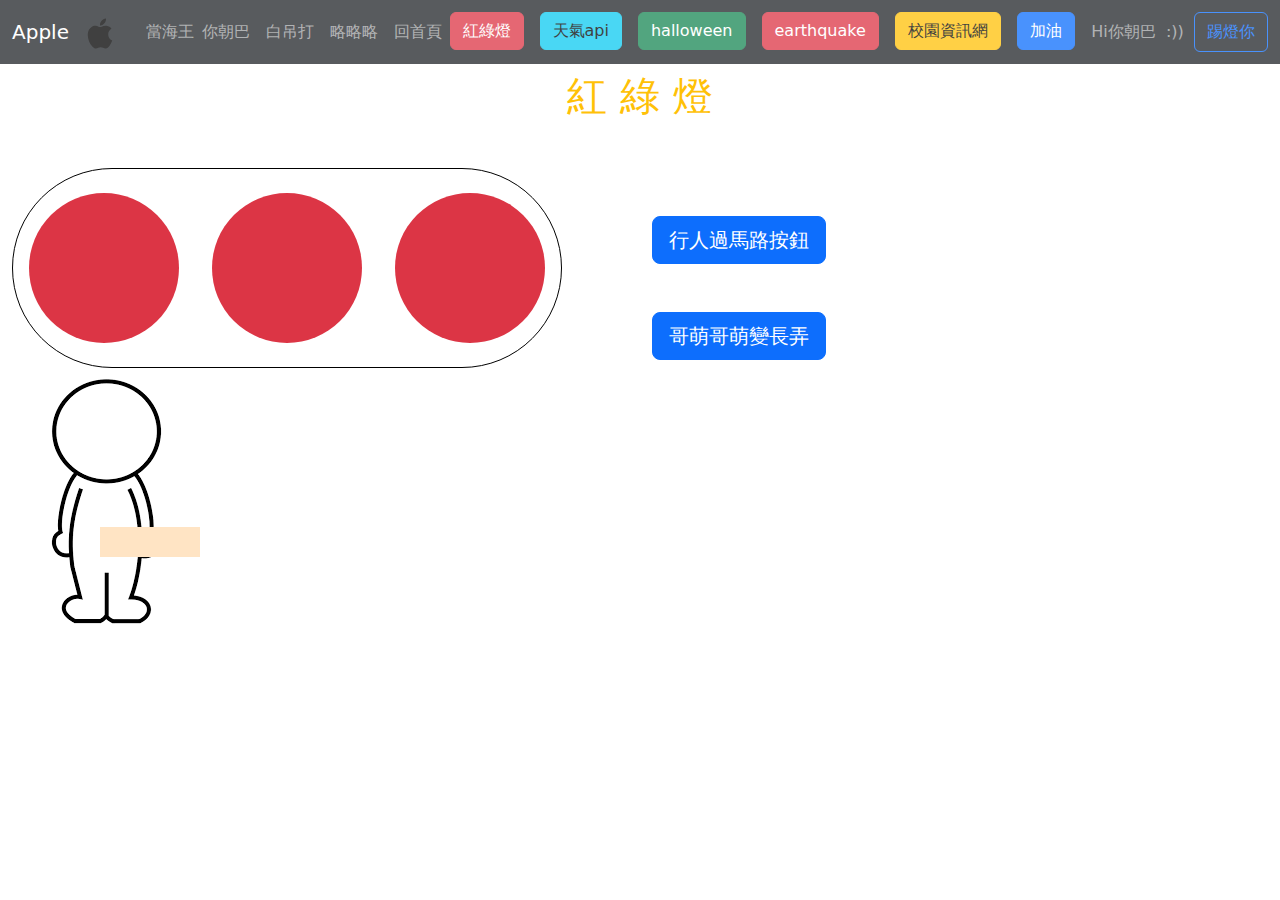
<file: rgb.html>
<!DOCTYPE html>
<html lang="en">

<head>
  <title>Bootstrap Example</title>
  <meta charset="utf-8">
  <meta name="viewport" content="width=device-width, initial-scale=1">
  <link href="https://cdn.jsdelivr.net/npm/bootstrap@5.3.2/dist/css/bootstrap.min.css" rel="stylesheet">
  <link rel="stylesheet" href="https://cdnjs.cloudflare.com/ajax/libs/font-awesome/6.4.2/css/all.min.css"
    integrity="sha512-z3gLpd7yknf1YoNbCzqRKc4qyor8gaKU1qmn+CShxbuBusANI9QpRohGBreCFkKxLhei6S9CQXFEbbKuqLg0DA=="
    crossorigin="anonymous" referrerpolicy="no-referrer" />
  <script src="https://cdn.jsdelivr.net/npm/bootstrap@5.3.2/dist/js/bootstrap.bundle.min.js"></script>
  <link rel="stylesheet" href="./rgb.css">
</head>

<body>
  <div id="navContainer"></div>
<br>
  <div class="container-fluid mt-5 my-container mt-5">
    <div class="mb-5">
      <h1 class="text-center text-warning ">紅 綠 燈</h1>
    </div>
    <div class="row">
      <div class="col">
        <div class="box rounded-pill">
          <div id="light1" class="item bg-danger rounded-circle">
          </div>
          <div id="light2" class="item bg-danger rounded-circle">
          </div>
          <div id="light3" class="item bg-danger rounded-circle">
          </div>
        </div>
      </div>
      <div class="col">
        <button type="button" id="myBtn" class="btn btn-primary btn-lg mt-5">行人過馬路按鈕</button>
        <button type="button" id="myBtn2" class="btn btn-primary btn-lg mt-5">哥萌哥萌變長弄</button>
      </div>
    </div>
    <div class="row">
      <div class="col">
        <a
          href="https://tw.news.yahoo.com/%E5%B8%9D%E7%8E%8B%E6%A2%9D%E6%AC%BE-%E5%A5%AA%E7%BE%8E%E8%A1%93%E8%B3%BD%E7%89%B9%E5%84%AA-%E5%9C%8B%E4%B8%AD%E7%94%9F%E8%AB%B7%E8%A1%8C%E4%BA%BA%E5%A6%82%E7%9A%87%E5%B8%9D%E8%A2%AB%E7%BD%B5%E7%88%86-080337120.html">
          <img src="./images/紅洛克人飛艇.gif" alt="紅綠燈" title="全國學生美術比賽漫畫類特優" id="myImg">
          <img src="./images/洛克人跑.gif" alt="紅綠燈" title="全國學生美術比賽漫畫類特優" id="myImg2">
        </a>
      </div>
      <div class="d-flex">
        <img src="./images/人.png" alt="">
        <div class="long" id="long2"></div>
      </div>
      
    </div>
  </div>


  <script>
    // initFun
    function initFun() {
      // myImg.setAttribute('class', 'd-none');
      myBtn.setAttribute('class', 'btn btn-primary btn-lg mt-5 d-block');
      myImg.setAttribute('class', 'myImgAnimationInit');
      myImg2.setAttribute('class', 'myImgAnimationInit2');
      myBtn2.setAttribute('class', 'btn btn-primary btn-lg mt-5 d-block');
      long2.setAttribute('class', 'longAnimationInit');
    }


    let light1 = document.getElementById('light1');
    let light2 = document.getElementById('light2');
    let light3 = document.getElementById('light3');
    let myBtn = document.getElementById('myBtn');
    let myBtn2 = document.getElementById('myBtn2');
    let myImg = document.getElementById('myImg');
    let myImg2 = document.getElementById('myImg2');
    let long2=document.getElementById('long2');

    // init action
    // myImg.setAttribute('class', 'd-none');
    initFun();

    console.log('light1', light1);
    console.log('light2', light2);
    console.log('light3', light3);
    console.log('myBtn', myBtn);
    console.log('myBtn2', myBtn2);

    myBtn.addEventListener('click', function () {
        myBtn.setAttribute('class', 'btn btn-primary btn-lg mt-5 d-none');
      // console.log('myBtn ok');
      // light1.setAttribute('class',"item bg-danger rounded-circle");
      // light2.setAttribute('class', "item bg-danger rounded-circle");
      // light3.setAttribute('class', "item bg-danger rounded-circle");
      setTimeout(function () {
        myImg2.setAttribute('class', 'd-block');
        myImg2.setAttribute('class', 'myImgAnimation2');
      }, 1000);
      
      setTimeout(function () {
        light1.setAttribute('class', "item bg-success rounded-circle");
      }, 2500);

      setTimeout(function () {
        light2.setAttribute('class', "item bg-success rounded-circle");
      }, 3000);

      setTimeout(function () {
        light3.setAttribute('class', "item bg-success rounded-circle");
        myImg.setAttribute('class', 'd-block');
        myImg.setAttribute('class', 'myImgAnimation');
      }, 3500);
     
      // time end
      // red
      setTimeout(function () {
        light1.setAttribute('class', 'item bg-danger rounded-circle');
        light2.setAttribute('class', 'item bg-danger rounded-circle');
        light3.setAttribute('class', 'item bg-danger rounded-circle');

        initFun();

      }, 13500);
    });
    myBtn2.addEventListener('click',function(){
      myBtn2.setAttribute('class', 'btn btn-primary btn-lg mt-5 d-none');
      setTimeout(function(){
        // myBtn2.setAttribute('class', 'd-block');
        long2.setAttribute('class','longAnimation');
      },1000);
    });
  </script>
  <script>
    // 使用 JavaScript 加载导航、页眉和页脚
    window.addEventListener('DOMContentLoaded', function () {
        loadContent('nav.html', 'navContainer');
        // loadContent('header.html', 'headerContainer');
        // loadContent('footer.html', 'footerContainer');
    });

    function loadContent(url, containerId) {
        var xhr = new XMLHttpRequest();
        xhr.open('GET', url, true);
        xhr.onreadystatechange = function () {
            if (xhr.readyState === 4 && xhr.status === 200) {
                document.getElementById(containerId).innerHTML = xhr.responseText;
            }
        };
        xhr.send();
    }
</script>
</body>

</html>
</file>
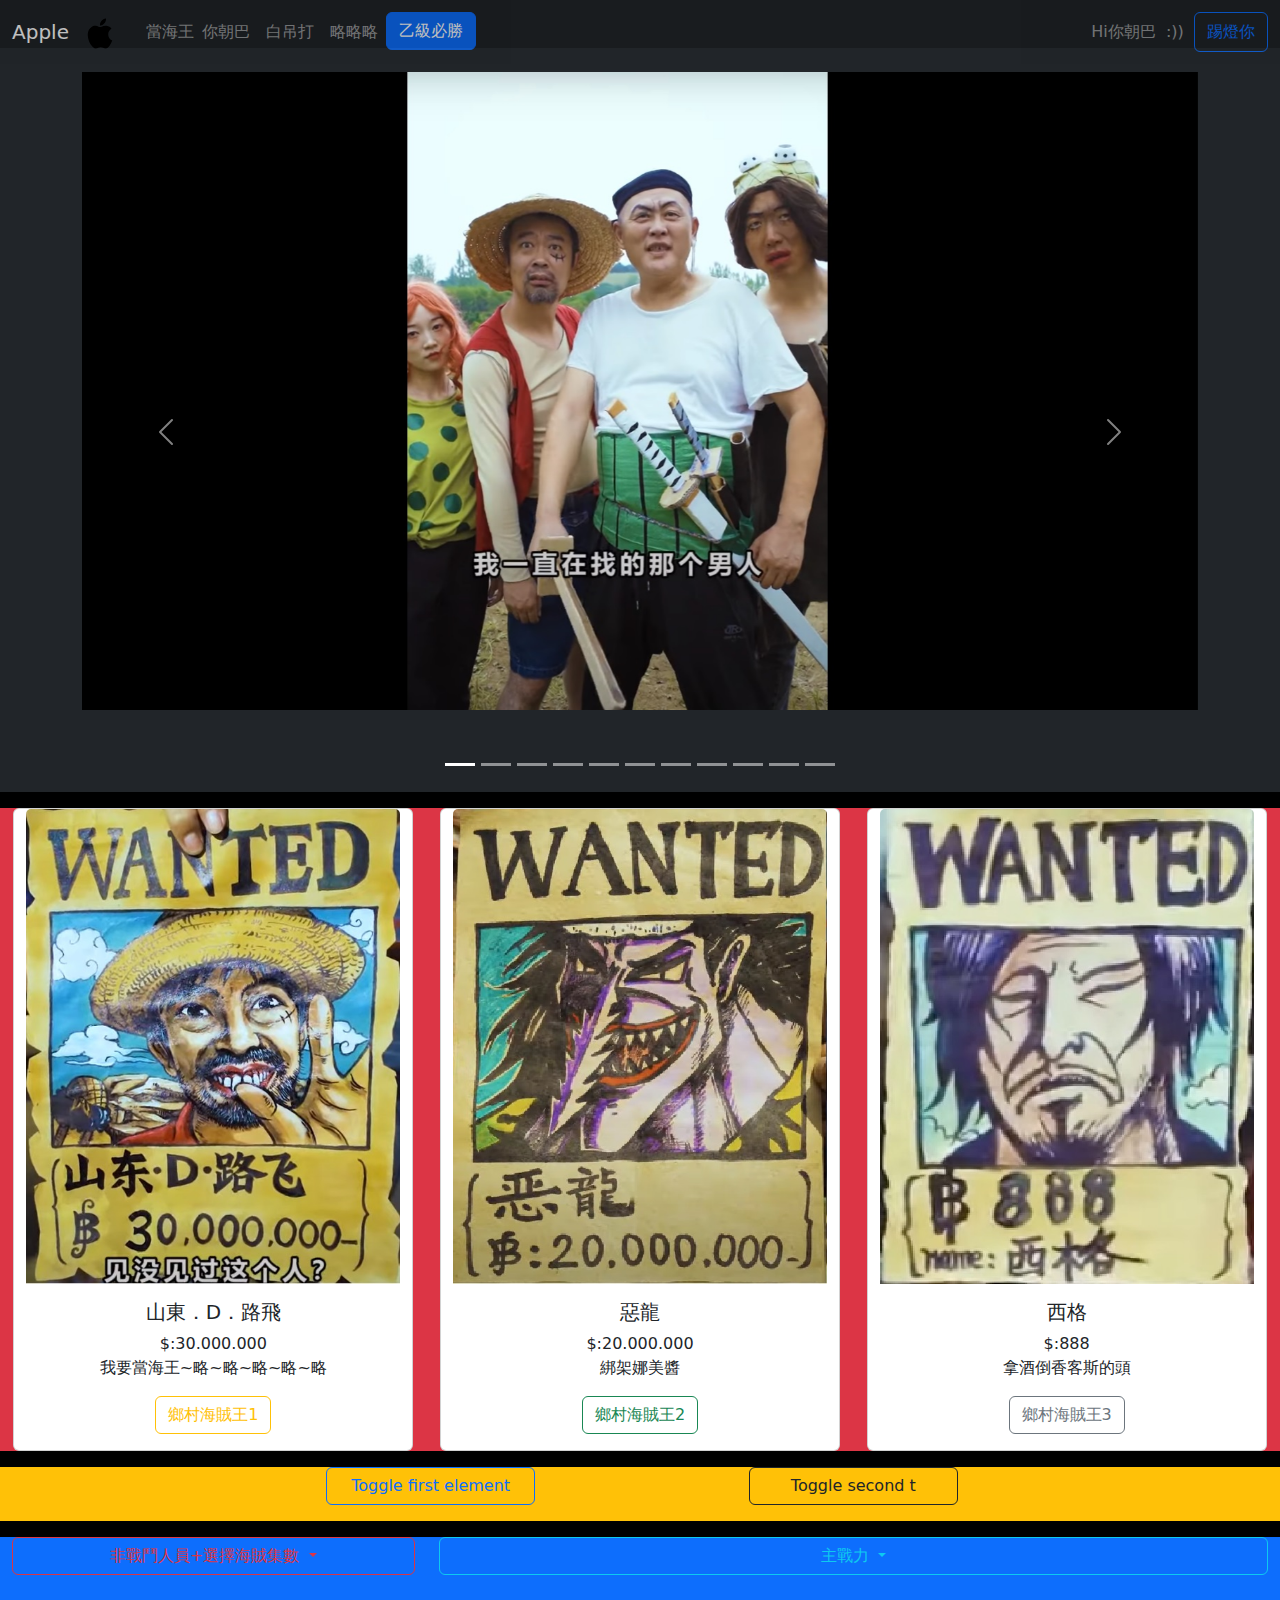
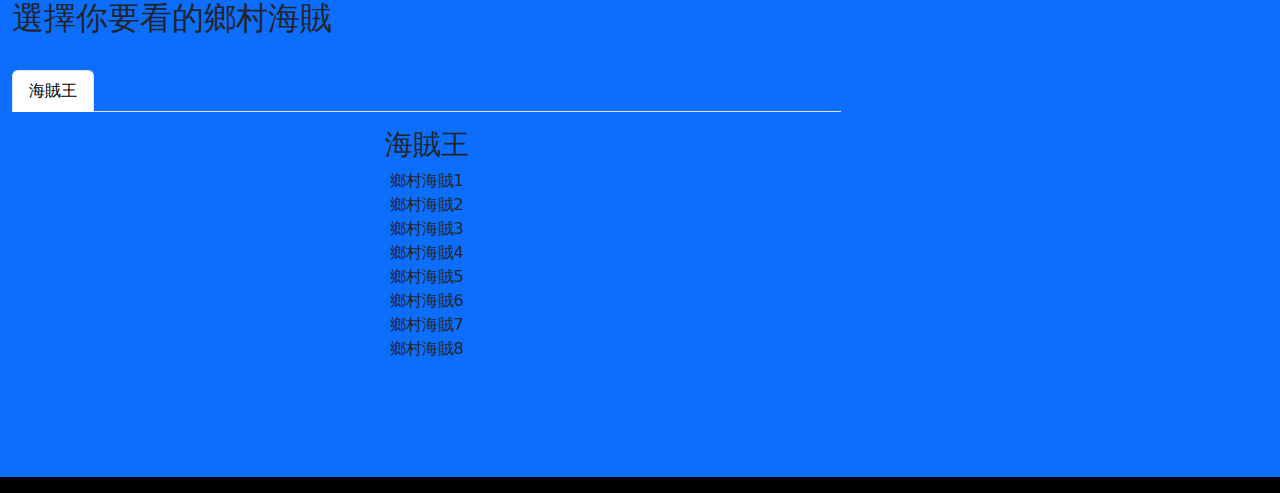
<file: test.html>
<!DOCTYPE html>
<html lang="en">

<head>
    <title>Bootstrap Example</title>
    <meta charset="utf-8">
    <meta name="viewport" content="width=device-width, initial-scale=1">
    <link href="https://cdn.jsdelivr.net/npm/bootstrap@5.3.2/dist/css/bootstrap.min.css" rel="stylesheet">
    <script src="https://cdn.jsdelivr.net/npm/bootstrap@5.3.2/dist/js/bootstrap.bundle.min.js"></script>
    <style>
        * {
            box-sizing: border-box;
            /* overflow: hidden; */
        }

        body {
             background-color: black; 
        }

        .box {
            width: 100%;
            height: 80vh;
            /* overflow: hidden; */
            /* background-color: brown; */
        }

        .box3 {
            width: 100%;
            /* background-color: brown; */
        }

        .box4 {
            width: 100%;
            height: 60vh;

        }

        .dropdown-item:hover {
            background-color: aqua;

        }

        .my-img {
            width: 100%;
            height: 80vh;
        }
    </style>
</head>

<body>
    <!-- ------------------------------- -->
    <nav class="navbar navbar-expand-sm navbar-dark bg-dark fixed-top opacity-75 ">
        <div class="container-fluid">
            <a class="navbar-brand" href="javascript:void(0)">Apple</a>
            <a class="navbar-brand" href="#">
                <img src="./imgs/apple-logo.svg" alt="Logo" width="30" height="35"
                    class="d-inline-block align-text-top">
                <!-- Apple -->
            </a>
            <button class="navbar-toggler" type="button" data-bs-toggle="collapse" data-bs-target="#mynavbar">
                <span class="navbar-toggler-icon"></span>
            </button>
            <div class="collapse navbar-collapse" id="mynavbar">gi
                <ul class="navbar-nav me-auto">
                    <span class="navbar-text">
                        當海王
                    </span>
                    <li class="nav-item">
                        <a class="nav-link" href="#page1">你朝巴</a>
                    </li>
                    <li class="nav-item">
                        <a class="nav-link" href="#page2">白吊打</a>
                    </li>
                    <li class="nav-item">
                        <a class="nav-link" href="#page3">略略略</a>
                    </li>
                    <li class="nav-item">
                        <button class="btn btn-primary" type="button" data-bs-toggle="offcanvas"
                            data-bs-target="#offcanvasRight" aria-controls="offcanvasRight">
                            乙級必勝
                          </button>
                </ul>
                <form class="d-flex justify-content-center">
                    <span class="navbar-text">Hi你朝巴&nbsp;&nbsp;:))&nbsp;&nbsp;</span>
                    <!-- <input class="form-control me-2" type="text" placeholder="Search"> -->
                    <button class="btn btn-outline-primary" type="button">踢燈你</button>
                </form>
            </div>
        </div>
    </nav>
    <!-- ----------------button-start--offcanvas----------------------- -->
    <div class="offcanvas offcanvas-end" tabindex="-1" id="offcanvasRight" aria-labelledby="offcanvasRightLabel">
        <div class="offcanvas-header">
            <h5 class="offcanvas-title" id="offcanvasRightLabel">大家乙級加油~!</h5>
            <button type="button" class="btn-close" data-bs-dismiss="offcanvas" aria-label="Close"></button>
        </div>
        <div class="offcanvas-body">
          <img src="./imgs/cat.gif" alt="">
          <img src="./imgs/魯夫.png" alt="" width="300px">
        </div>
    </div>
     <!-- ----------------button-end--offcanvas------------------- -->
    <div id="page1">
    </div>
    <div class="container-fluid bg-dark mb-3 mt-5">
        <br>
        <div class="box">
            <div class="container">
                <div id="carouselExampleIndicators" class="carousel slide" data-bs-ride="carousel">
                    <div class="carousel-indicators">
                        <button type="button" data-bs-target="#carouselExampleIndicators" data-bs-slide-to="0"
                            class="active" aria-current="true" aria-label="Slide 1"></button>
                        <button type="button" data-bs-target="#carouselExampleIndicators" data-bs-slide-to="1"
                            aria-label="Slide 2"></button>
                        <button type="button" data-bs-target="#carouselExampleIndicators" data-bs-slide-to="2"
                            aria-label="Slide 3"></button>
                        <button type="button" data-bs-target="#carouselExampleIndicators" data-bs-slide-to="3"
                            aria-label="Slide 4"></button>
                        <button type="button" data-bs-target="#carouselExampleIndicators" data-bs-slide-to="4"
                            aria-label="Slide 5"></button>
                        <button type="button" data-bs-target="#carouselExampleIndicators" data-bs-slide-to="5"
                            aria-label="Slide 6"></button>
                        <button type="button" data-bs-target="#carouselExampleIndicators" data-bs-slide-to="6"
                            aria-label="Slide 7"></button>
                        <button type="button" data-bs-target="#carouselExampleIndicators" data-bs-slide-to="7"
                            aria-label="Slide 8"></button>
                        <button type="button" data-bs-target="#carouselExampleIndicators" data-bs-slide-to="8"
                            aria-label="Slide 9"></button>
                        <button type="button" data-bs-target="#carouselExampleIndicators" data-bs-slide-to="9"
                            aria-label="Slide 10"></button>
                        <button type="button" data-bs-target="#carouselExampleIndicators" data-bs-slide-to="10"
                            aria-label="Slide 11"></button>
                    </div>
                    <div class="carousel-inner my-img">
                        <div class="carousel-item active" data-bs-interval="1500">
                            <img src="./imgs/01.jpg" class="d-block w-100" alt="...">
                        </div>
                        <div class="carousel-item" data-bs-interval="1500">
                            <img src="./imgs/02.jpg" class="d-block w-100" alt="...">
                        </div>
                        <div class="carousel-item" data-bs-interval="1500">
                            <img src="./imgs/03.jpg" class="d-block w-100" alt="...">
                        </div>
                        <div class="carousel-item" data-bs-interval="1500">
                            <img src="./imgs/04.jpg" class="d-block w-100" alt="...">
                        </div>
                        <div class="carousel-item" data-bs-interval="1500">
                            <img src="./imgs/05.jpg" class="d-block w-100" alt="...">
                        </div>
                        <div class="carousel-item" data-bs-interval="1500">
                            <img src="./imgs/06.jpg" class="d-block w-100" alt="...">
                        </div>
                        <div class="carousel-item" data-bs-interval="1500">
                            <img src="./imgs/07.jpg" class="d-block w-100" alt="...">
                        </div>
                        <div class="carousel-item" data-bs-interval="1500">
                            <img src="./imgs/08.jpg" class="d-block w-100" alt="...">
                        </div>
                        <div class="carousel-item" data-bs-interval="1500">
                            <img src="./imgs/09.jpg" class="d-block w-100" alt="...">
                        </div>
                        <div class="carousel-item" data-bs-interval="1500">
                            <img src="./imgs/10.jpg" class="d-block w-100" alt="...">
                        </div>
                        <div class="carousel-item" data-bs-interval="1500">
                            <img src="./imgs/11.jpg" class="d-block w-100" alt="...">
                        </div>
                    </div>
                    <button class="carousel-control-prev" type="button" data-bs-target="#carouselExampleIndicators"
                        data-bs-slide="prev">
                        <span class="carousel-control-prev-icon" aria-hidden="true"></span>
                        <span class="visually-hidden">Previous</span>
                    </button>
                    <button class="carousel-control-next" type="button" data-bs-target="#carouselExampleIndicators"
                        data-bs-slide="next">
                        <span class="carousel-control-next-icon" aria-hidden="true"></span>
                        <span class="visually-hidden">Next</span>
                    </button>
                </div>
            </div>
        </div>
    </div>
    <!-- --------------------------- -->
    <div id="page2">
    </div>
    <div class="container-fluid bg-danger mb-3">
        <div class="row d-flex justify-content-around">
            <div class="col-3 card" style="width: 25rem;">
                <img src="./imgs/heder01.jpg" class="card-img-top" alt="...">
                <div class="card-body text-center">
                    <h5 class="card-title ">山東．D．路飛</h5>
                    <p class="card-text">$:30.000.000<br>我要當海王~略~略~略~略~略</p>
                    <a href="https://www.youtube.com/watch?v=qUq67DFr-Gs" class="btn btn-outline-warning">鄉村海賊王1</a>
                </div>
            </div>
            <div class="col-3 card" style="width: 25rem;">
                <img src="./imgs/heder02.jpg" class="card-img-top" alt="...">
                <div class="card-body text-center">
                    <h5 class="card-title ">惡龍</h5>
                    <p class="card-text">$:20.000.000<br>綁架娜美醬</p>
                    <a href="https://www.youtube.com/watch?v=qzUbCLCx6F4" class="btn btn-outline-success">鄉村海賊王2</a>
                </div>
            </div>
            <div class="col-3 card" style="width: 25rem;">
                <img src="./imgs/heder03.jpg" class="card-img-top" alt="...">
                <div class="card-body text-center">
                    <h5 class="card-title ">西格</h5>
                    <p class="card-text">$:888<br>拿酒倒香客斯的頭</p>
                    <a href="https://www.youtube.com/watch?v=XU1mL9Yb7CM" class="btn btn-outline-secondary">鄉村海賊王3</a>
                </div>
            </div>
        </div>
    </div>
    <!-- ------------------------------------------ -->
    <div id="page3">
    </div>
    <div class="container-fluid bg-warning mb-3">
        <div class="box3">
            <div class="row ">
                <p class=" d-inline-flex gap-1">
                    <a class=" col-2 offset-3 btn btn-outline-primary" data-bs-toggle="collapse"
                        href="#multiCollapseExample1" role="button" aria-expanded="false"
                        aria-controls="multiCollapseExample1">Toggle first
                        element</a>
                    <button class="col-2 offset-2 btn btn-outline-dark" type="button" data-bs-toggle="collapse"
                        data-bs-target="#multiCollapseExample2" aria-expanded="false"
                        aria-controls="multiCollapseExample2">Toggle second t</button>
                </p>
            </div>
            <div class="row">
                <div class="col-8">
                    <div class="collapse multi-collapse" id="multiCollapseExample1">
                        <div class="card card-body">
                            Some placeholder content for the first collapse component of this multi-collapse example.
                            This
                            panel is hidden by default but revealed when the user activates the relevant trigger.
                        </div>
                    </div>
                </div>
                <div class="col-4">
                    <div class="collapse multi-collapse" id="multiCollapseExample2">
                        <div class="card card-body">
                            Some placeholder content for the second collapse component of this multi-collapse example.
                            This
                        </div>
                    </div>
                </div>
            </div>
        </div>
    </div>
    <!-- ------------------------------------------- -->
    <div id="page4">
    </div>
    <div class="container-fluid bg-primary mb-3">
        <div class="box4">
            <div class="row">
                <div class="col-4 btn-group">
                    <button type="button" class="btn btn-outline-danger dropdown-toggle" data-bs-toggle="dropdown"
                        aria-expanded="false">
                        非戰鬥人員+選擇海賊集數
                    </button>
                    <ul class="dropdown-menu">
                        <li><a class="dropdown-item" data-bs-toggle="modal" data-bs-target="#myModal-1">羅賓</a></li>
                        <li><a class="dropdown-item" data-bs-toggle="modal" data-bs-target="#myModal-2">娜美</a></a></li>
                        <li><a class="dropdown-item" data-bs-toggle="modal" data-bs-target="#myModal-3">喬巴</a></li>
                        <li>
                            <hr class="dropdown-divider">
                        </li>
                        <li><a class="dropdown-item"
                                href="https://www.youtube.com/embed/qUq67DFr-Gs?si=d2dOiV2l2S_yohUo"
                                target="my-Iframe">鄉村海賊1</a></li>
                        <li><a class="dropdown-item"
                                href="https://www.youtube.com/embed/qzUbCLCx6F4?si=r41PmJw5y0Ym36rF"
                                target="my-Iframe">鄉村海賊2</a></li>
                        <li><a class="dropdown-item"
                                href="https://www.youtube.com/embed/XU1mL9Yb7CM?si=2_F7wk5rw9gk5PNO"
                                target="my-Iframe">鄉村海賊3</a></li>
                        <li><a class="dropdown-item"
                                href="https://www.youtube.com/embed/xxeT9f02fH4?si=kqh3AdRIxxMkTVQU"
                                target="my-Iframe">鄉村海賊4</a></li>
                        <li><a class="dropdown-item"
                                href="https://www.youtube.com/embed/EEjnoQ2qJUQ?si=zQFu9Y_4TdHGTXWr"
                                target="my-Iframe">鄉村海賊5</a></li>
                        <li><a class="dropdown-item"
                                href="https://www.youtube.com/embed/E9qFHa5F08M?si=KH4qCPVD2Upj3K1J"
                                target="my-Iframe">鄉村海賊6</a></li>
                        <li><a class="dropdown-item"
                                href="https://www.youtube.com/embed/np-VcplD7z0?si=8ecZOsLM6d5qoAd6"
                                target="my-Iframe">鄉村海賊7</a></li>
                        <li><a class="dropdown-item"
                                href="https://www.youtube.com/embed/JQGZ-ZfVcQ0?si=Uiu8yulimdt42QqC"
                                target="my-Iframe">鄉村海賊8</a></li>
                    </ul>
                    <div class="modal" id="myModal-1">
                        <div class="modal-dialog modal-xl">
                            <div class="modal-content">

                                <!-- Modal Header -->
                                <div class="modal-header">
                                    <h4 class="modal-title">性感羅賓</h4>
                                    <button type="button" class="btn-close" data-bs-dismiss="modal"></button>
                                </div>

                                <!-- Modal body -->
                                <div class="modal-body text-center">
                                    <img src="./imgs/羅賓.jpg" alt="">
                                </div>

                                <!-- Modal footer -->
                                <div class="modal-footer">
                                    <button type="button" class="btn btn-danger" data-bs-dismiss="modal">Close</button>
                                </div>

                            </div>
                        </div>
                    </div>
                    <div class="modal" id="myModal-2">
                        <div class="modal-dialog modal-xl">
                            <div class="modal-content">

                                <!-- Modal Header -->
                                <div class="modal-header">
                                    <h4 class="modal-title">美麗娜美</h4>
                                    <button type="button" class="btn-close" data-bs-dismiss="modal"></button>
                                </div>

                                <!-- Modal body -->
                                <div class="modal-body text-center">
                                    <img src="./imgs/娜美.jpg" alt="">
                                </div>

                                <!-- Modal footer -->
                                <div class="modal-footer">
                                    <button type="button" class="btn btn-danger" data-bs-dismiss="modal">Close</button>
                                </div>

                            </div>
                        </div>
                    </div>
                    <div class="modal" id="myModal-3">
                        <div class="modal-dialog modal-xl">
                            <div class="modal-content">

                                <!-- Modal Header -->
                                <div class="modal-header">
                                    <h4 class="modal-title">可愛喬巴</h4>
                                    <button type="button" class="btn-close" data-bs-dismiss="modal"></button>
                                </div>

                                <!-- Modal body -->
                                <div class="modal-body text-center">
                                    <img src="./imgs/喬巴.jpg" alt="">
                                </div>

                                <!-- Modal footer -->
                                <div class="modal-footer">
                                    <button type="button" class="btn btn-danger" data-bs-dismiss="modal">Close</button>
                                </div>

                            </div>
                        </div>
                    </div>
                </div>
                <div class="col-8 btn-group">
                    <button type="button" class="btn btn-outline-info dropdown-toggle" data-bs-toggle="dropdown"
                        aria-expanded="false">
                        主戰力
                    </button>
                    <ul class="dropdown-menu">
                        <li><a class="dropdown-item" data-bs-toggle="modal" data-bs-target="#myModal-4">山東．D．魯夫</a></li>
                        <li><a class="dropdown-item" data-bs-toggle="modal" data-bs-target="#myModal-5">白吊打．索龍</a></li>
                        <li><a class="dropdown-item" data-bs-toggle="modal" data-bs-target="#myModal-6">七舞嗨．甚平</a></li>
                        <li><a class="dropdown-item" data-bs-toggle="modal" data-bs-target="#myModal-7">白吊打．香吉士</a></li>
                        <li><a class="dropdown-item" data-bs-toggle="modal" data-bs-target="#myModal-8">白吊打．騙人布</a></li>
                        <li><a class="dropdown-item" data-bs-toggle="modal" data-bs-target="#myModal-9">白吊打．骷髏頭</a></li>
                        <li><a class="dropdown-item" data-bs-toggle="modal" data-bs-target="#myModal-10">白吊打．佛朗基</a>
                        </li>
                    </ul>
                    <div class="modal" id="myModal-4">
                        <div class="modal-dialog modal-xl">
                            <div class="modal-content">

                                <!-- Modal Header -->
                                <div class="modal-header">
                                    <h4 class="modal-title">山東．D．魯夫</h4>
                                    <button type="button" class="btn-close" data-bs-dismiss="modal"></button>
                                </div>

                                <!-- Modal body -->
                                <div class="modal-body text-center">
                                    <img src="./imgs/魯夫.png" alt="">
                                </div>

                                <!-- Modal footer -->
                                <div class="modal-footer">
                                    <button type="button" class="btn btn-danger" data-bs-dismiss="modal">Close</button>
                                </div>

                            </div>
                        </div>
                    </div>
                    <div class="modal" id="myModal-5">
                        <div class="modal-dialog modal-xl">
                            <div class="modal-content">

                                <!-- Modal Header -->
                                <div class="modal-header">
                                    <h4 class="modal-title">白吊打．索龍</h4>
                                    <button type="button" class="btn-close" data-bs-dismiss="modal"></button>
                                </div>

                                <!-- Modal body -->
                                <div class="modal-body text-center">
                                    <img src="./imgs/索龍.png" alt="">
                                </div>

                                <!-- Modal footer -->
                                <div class="modal-footer">
                                    <button type="button" class="btn btn-danger" data-bs-dismiss="modal">Close</button>
                                </div>

                            </div>
                        </div>
                    </div>
                    <div class="modal" id="myModal-6">
                        <div class="modal-dialog modal-xl">
                            <div class="modal-content">

                                <!-- Modal Header -->
                                <div class="modal-header">
                                    <h4 class="modal-title">鯰魚</h4>
                                    <button type="button" class="btn-close" data-bs-dismiss="modal"></button>
                                </div>

                                <!-- Modal body -->
                                <div class="modal-body text-center">
                                    <img src="./imgs/甚平.png" alt="">
                                </div>

                                <!-- Modal footer -->
                                <div class="modal-footer">
                                    <button type="button" class="btn btn-danger" data-bs-dismiss="modal">Close</button>
                                </div>

                            </div>
                        </div>
                    </div>
                    <div class="modal" id="myModal-7">
                        <div class="modal-dialog modal-xl">
                            <div class="modal-content">

                                <!-- Modal Header -->
                                <div class="modal-header">
                                    <h4 class="modal-title">白吊打．香吉士</h4>
                                    <button type="button" class="btn-close" data-bs-dismiss="modal"></button>
                                </div>

                                <!-- Modal body -->
                                <div class="modal-body text-center">
                                    <img src="./imgs/香吉士.jpg" alt="">
                                </div>

                                <!-- Modal footer -->
                                <div class="modal-footer">
                                    <button type="button" class="btn btn-danger" data-bs-dismiss="modal">Close</button>
                                </div>

                            </div>
                        </div>
                    </div>
                    <div class="modal" id="myModal-8">
                        <div class="modal-dialog modal-xl">
                            <div class="modal-content">

                                <!-- Modal Header -->
                                <div class="modal-header">
                                    <h4 class="modal-title">白吊打．騙人布</h4>
                                    <button type="button" class="btn-close" data-bs-dismiss="modal"></button>
                                </div>

                                <!-- Modal body照片大小與香吉士一致 -->
                                <div class="modal-body text-center">
                                    <img src="./imgs/騙人布.jpg" alt="" width="353" height="500">
                                </div>

                                <!-- Modal footer -->
                                <div class="modal-footer">
                                    <button type="button" class="btn btn-danger" data-bs-dismiss="modal">Close</button>
                                </div>

                            </div>
                        </div>
                    </div>
                    <div class="modal" id="myModal-9">
                        <div class="modal-dialog modal-xl">
                            <div class="modal-content">

                                <!-- Modal Header -->
                                <div class="modal-header">
                                    <h4 class="modal-title">白吊打．骷髏頭</h4>
                                    <button type="button" class="btn-close" data-bs-dismiss="modal"></button>
                                </div>

                                <!-- Modal body 照片大小與香吉士一致-->
                                <div class="modal-body text-center">
                                    <img src="./imgs/布魯克.jpg" alt=""  width="353" height="500">
                                </div>

                                <!-- Modal footer -->
                                <div class="modal-footer">
                                    <button type="button" class="btn btn-danger" data-bs-dismiss="modal">Close</button>
                                </div>

                            </div>
                        </div>
                    </div>
                    <div class="modal" id="myModal-10">
                        <div class="modal-dialog modal-xl">
                            <div class="modal-content">

                                <!-- Modal Header -->
                                <div class="modal-header">
                                    <h4 class="modal-title">白吊打．佛朗基</h4>
                                    <button type="button" class="btn-close" data-bs-dismiss="modal"></button>
                                </div>

                                <!-- Modal body -->
                                <div class="modal-body text-center">
                                    <img src="./imgs/佛朗基.jpg" alt="" >
                                </div>

                                <!-- Modal footer -->
                                <div class="modal-footer">
                                    <button type="button" class="btn btn-danger" data-bs-dismiss="modal">Close</button>
                                </div>

                            </div>
                        </div>
                    </div>


                </div>
                <div class="col-md-8 col-12">
                    <br>
                    <h2>選擇你要看的鄉村海賊</h2>
                    <br>
                    <!-- Nav tabs -->
                    <ul class="nav nav-tabs" role="tablist">
                        <li class="nav-item">
                            <a class="nav-link active" data-bs-toggle="tab" href="#menu3">海賊王</a>
                        </li>
                    </ul>
                    <div id="menu3" class="container mt-3 tab-pane active text-center ">
                        <h3>海賊王</h3>
                        <a class="dropdown-item" href="https://www.youtube.com/embed/qUq67DFr-Gs?si=d2dOiV2l2S_yohUo"
                            target="my-Iframe">鄉村海賊1</a>
                        <a class="dropdown-item" href="https://www.youtube.com/embed/qzUbCLCx6F4?si=r41PmJw5y0Ym36rF"
                            target="my-Iframe">鄉村海賊2</a>
                        <a class="dropdown-item" href="https://www.youtube.com/embed/XU1mL9Yb7CM?si=2_F7wk5rw9gk5PNO"
                            target="my-Iframe">鄉村海賊3</a>
                        <a class="dropdown-item" href="https://www.youtube.com/embed/xxeT9f02fH4?si=kqh3AdRIxxMkTVQU"
                            target="my-Iframe">鄉村海賊4</a>
                        <a class="dropdown-item" href="https://www.youtube.com/embed/EEjnoQ2qJUQ?si=zQFu9Y_4TdHGTXWr"
                            target="my-Iframe">鄉村海賊5</a>
                        <a class="dropdown-item" href="https://www.youtube.com/embed/E9qFHa5F08M?si=KH4qCPVD2Upj3K1J"
                            target="my-Iframe">鄉村海賊6</a>
                        <a class="dropdown-item" href="https://www.youtube.com/embed/np-VcplD7z0?si=8ecZOsLM6d5qoAd6"
                            target="my-Iframe">鄉村海賊7</a>
                        <a class="dropdown-item" href="https://www.youtube.com/embed/JQGZ-ZfVcQ0?si=Uiu8yulimdt42QqC"
                            target="my-Iframe">鄉村海賊8</a>
                    </div>
                </div>
                <div class="col-md-4 col-12 ">
                    <br>
                    <iframe src="https://www.youtube.com/embed/qUq67DFr-Gs?si=IEf_gMbEzMsHqbXd" width="600" height="450"
                        style="border:0;" allowfullscreen="" loading="lazy" referrerpolicy="no-referrer-when-downgrade"
                        name="my-Iframe"></iframe>
                </div>
            </div>
        </div>
    </div>
    <!-- ------------------------------- -->
</body>
</html>
</file>
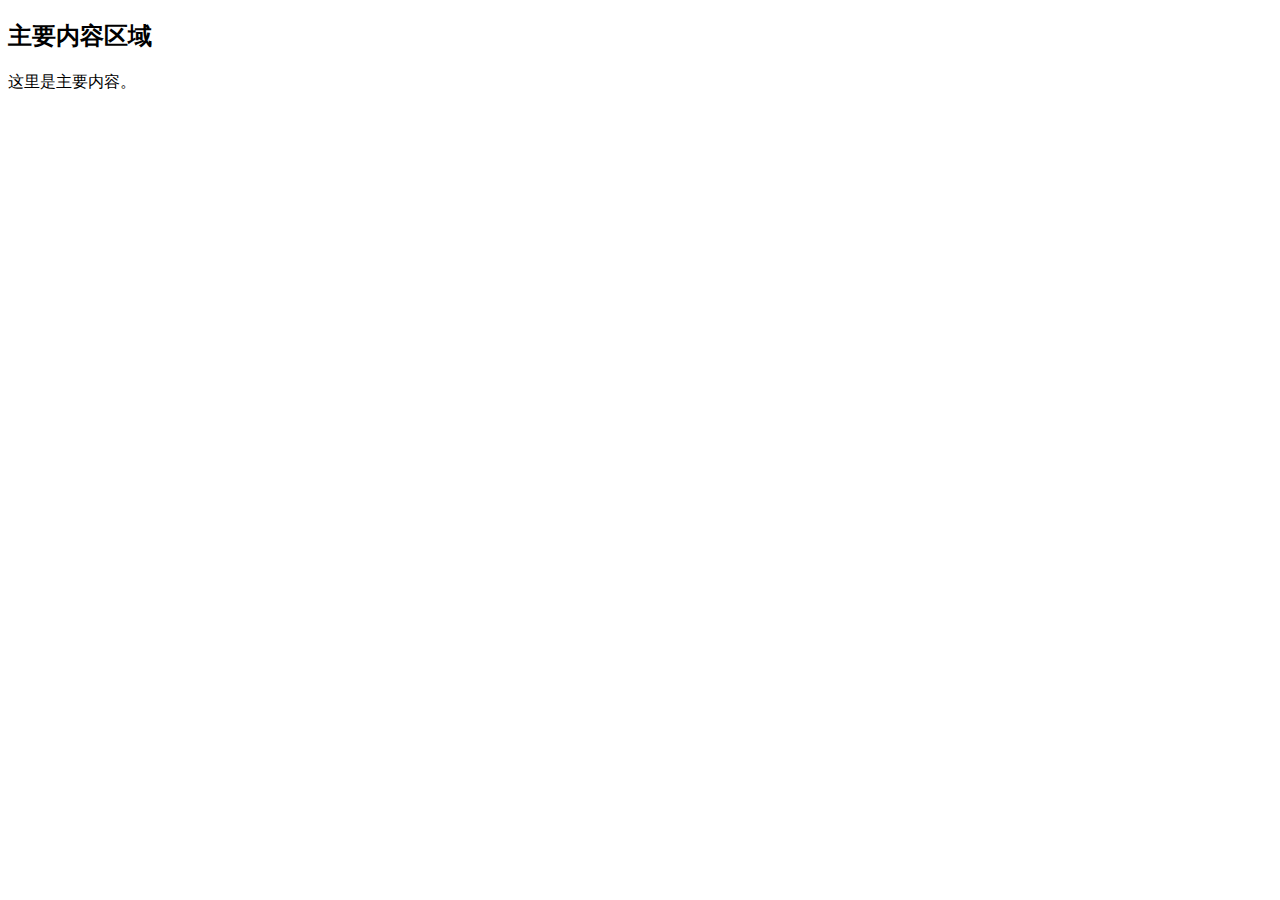
<file: test_navbar- insert.html>
<!DOCTYPE html>
<html lang="en">
<head>
    <meta charset="UTF-8">
    <meta name="viewport" content="width=device-width, initial-scale=1.0">
    <title>使用JavaScript加载内容</title>
</head>

<body>



<!-- 页眉容器 -->
<div id="headerContainer"></div>

<!-- 内容区域 -->
<main>
    <h2>主要内容区域</h2>
    <p>这里是主要内容。</p>
</main>

<!-- 页脚容器 -->
<div id="footerContainer"></div>

<script>
    // 使用 JavaScript 加载导航、页眉和页脚
    window.addEventListener('DOMContentLoaded', function () {
        loadContent('nav.html', 'navContainer');
        // loadContent('header.html', 'headerContainer');
        // loadContent('footer.html', 'footerContainer');
    });

    function loadContent(url, containerId) {
        var xhr = new XMLHttpRequest();
        xhr.open('GET', url, true);
        xhr.onreadystatechange = function () {
            if (xhr.readyState === 4 && xhr.status === 200) {
                document.getElementById(containerId).innerHTML = xhr.responseText;
            }
        };
        xhr.send();
    }
</script>

</body>
</html>
</file>
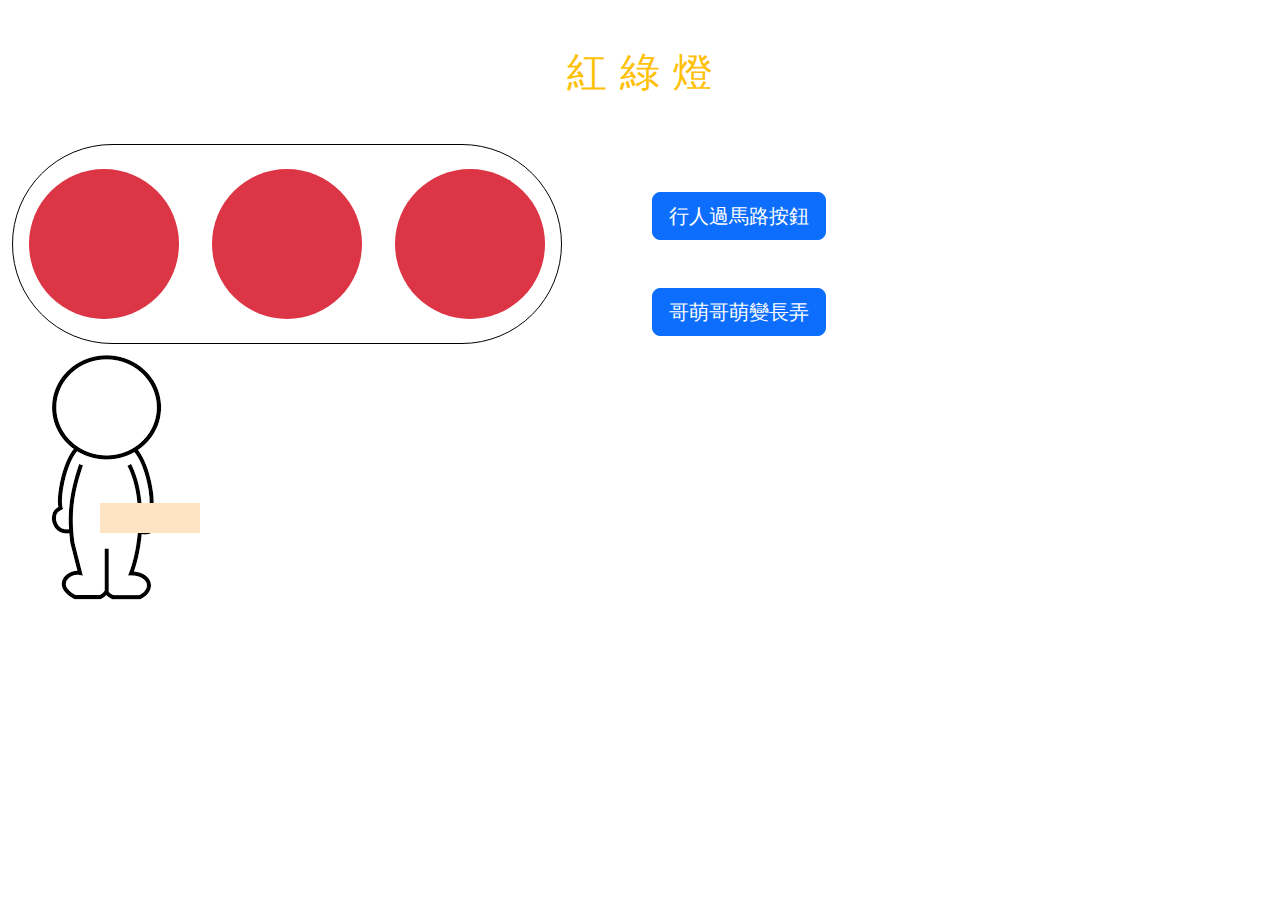
<file: 紅綠燈.html>
<!DOCTYPE html>
<html lang="en">

<head>
  <title>Bootstrap Example</title>
  <meta charset="utf-8">
  <meta name="viewport" content="width=device-width, initial-scale=1">
  <link href="https://cdn.jsdelivr.net/npm/bootstrap@5.3.2/dist/css/bootstrap.min.css" rel="stylesheet">
  <link rel="stylesheet" href="https://cdnjs.cloudflare.com/ajax/libs/font-awesome/6.4.2/css/all.min.css"
    integrity="sha512-z3gLpd7yknf1YoNbCzqRKc4qyor8gaKU1qmn+CShxbuBusANI9QpRohGBreCFkKxLhei6S9CQXFEbbKuqLg0DA=="
    crossorigin="anonymous" referrerpolicy="no-referrer" />
  <script src="https://cdn.jsdelivr.net/npm/bootstrap@5.3.2/dist/js/bootstrap.bundle.min.js"></script>
  <style>
    .box {
      display: flex;
      width: 550px;
      height: 200px;
      justify-content: space-around;
      align-items: center;
      border: 1px solid black;
    }
    

    .item {
      width: 150px;
      height: 150px;
    }

    .my-container {
      /* background-color: lightpink; */
      position: relative;
      height: 90vh;
      overflow: hidden;
    }

    #myImg {
      position: absolute;
    left:-600px;
      /* right: 1400px; */
      bottom: 0px;
    }
    #myImg2{
      position: absolute;
    left:-600px;
      /* right: 1400px; */
      bottom: 0px;
    }
    #long2{

  left: 100px;
  bottom:325px;
position: absolute;
    width: 100px;
    height: 30px;
    background-color: bisque;
    /* right: 1400px; */
   
}


    .myImgAnimation {
      position: absolute;
      left:-600px;
       /* right: 1400px; */
      bottom: 0px;
      animation-name: example;
      animation-duration: 10s;
    }
    .myImgAnimation2{
      position: absolute;
      left:-600px;
       /* right: 1400px; */
       bottom: 0px;
      animation-name: example2;
      animation-duration: 3s;
    }
    .myImgAnimationInit {
      position: absolute;
    }
    .myImgAnimationInit2{
      position: absolute;
   
    }
    .longAnimation{
      position: absolute;
      /* background-color: aqua; */
      animation-name: example3;
      animation-duration: 5s;
    }
    .longAnimationInit {
     
      position: absolute;
      /* background-color: blueviolet; */
      
    }



    @keyframes example {
      0% {
          /* background-color: red; */
        left: 0px;
        bottom: 0px;
      }

      25% {
         /* background-color: red; */
        bottom: 400px;
         /* transform: rotate(90deg); */
      }

      75% {
          /* background-color: red; */
          bottom: 0px;
        /* transform: rotate(180deg); */

      }

      100% {
          /* background-color: lightblue; */
          left: 2000px;
        bottom: 0px;
        /* transform: rotate(0deg); */
      } 
    }
    @keyframes example2 {
      0% {
          /* background-color: red; */
        left: 0px;
        bottom: 0px;
      }
      100% {
          /* background-color: lightblue; */
          left: 2500px;
        bottom: 0px;
        /* transform: rotate(0deg); */
      } 
    }
    @keyframes example3 {
      0% {
       width: 100px;
      }
      100% {
          width: 2500px;
      } 
    }
  </style>
</head>

<body>
  <div class="container-fluid mt-5 my-container">
    <div class="mb-5">
      <h1 class="text-center text-warning ">紅 綠 燈</h1>
    </div>
    <div class="row">
      <div class="col">
        <div class="box rounded-pill">
          <div id="light1" class="item bg-danger rounded-circle">
          </div>
          <div id="light2" class="item bg-danger rounded-circle">
          </div>
          <div id="light3" class="item bg-danger rounded-circle">
          </div>
        </div>
      </div>
      <div class="col">
        <button type="button" id="myBtn" class="btn btn-primary btn-lg mt-5">行人過馬路按鈕</button>
        <button type="button" id="myBtn2" class="btn btn-primary btn-lg mt-5">哥萌哥萌變長弄</button>
      </div>
    </div>
    <div class="row">
      <div class="col">
        <a
          href="https://tw.news.yahoo.com/%E5%B8%9D%E7%8E%8B%E6%A2%9D%E6%AC%BE-%E5%A5%AA%E7%BE%8E%E8%A1%93%E8%B3%BD%E7%89%B9%E5%84%AA-%E5%9C%8B%E4%B8%AD%E7%94%9F%E8%AB%B7%E8%A1%8C%E4%BA%BA%E5%A6%82%E7%9A%87%E5%B8%9D%E8%A2%AB%E7%BD%B5%E7%88%86-080337120.html">
          <img src="./images/紅洛克人飛艇.gif" alt="紅綠燈" title="全國學生美術比賽漫畫類特優" id="myImg">
          <img src="./images/洛克人跑.gif" alt="紅綠燈" title="全國學生美術比賽漫畫類特優" id="myImg2">
        </a>
      </div>
      <div class="d-flex">
        <img src="./images/人.png" alt="">
        <div class="long" id="long2"></div>
      </div>
      
    </div>
  </div>


  <script>
    // initFun
    function initFun() {
      // myImg.setAttribute('class', 'd-none');
      myBtn.setAttribute('class', 'btn btn-primary btn-lg mt-5 d-block');
      myImg.setAttribute('class', 'myImgAnimationInit');
      myImg2.setAttribute('class', 'myImgAnimationInit2');
      myBtn2.setAttribute('class', 'btn btn-primary btn-lg mt-5 d-block');
      long2.setAttribute('class', 'longAnimationInit');
    }


    let light1 = document.getElementById('light1');
    let light2 = document.getElementById('light2');
    let light3 = document.getElementById('light3');
    let myBtn = document.getElementById('myBtn');
    let myBtn2 = document.getElementById('myBtn2');
    let myImg = document.getElementById('myImg');
    let myImg2 = document.getElementById('myImg2');
    let long2=document.getElementById('long2');

    // init action
    // myImg.setAttribute('class', 'd-none');
    initFun();

    console.log('light1', light1);
    console.log('light2', light2);
    console.log('light3', light3);
    console.log('myBtn', myBtn);
    console.log('myBtn2', myBtn2);

    myBtn.addEventListener('click', function () {
        myBtn.setAttribute('class', 'btn btn-primary btn-lg mt-5 d-none');
      // console.log('myBtn ok');
      // light1.setAttribute('class',"item bg-danger rounded-circle");
      // light2.setAttribute('class', "item bg-danger rounded-circle");
      // light3.setAttribute('class', "item bg-danger rounded-circle");
      setTimeout(function () {
        myImg2.setAttribute('class', 'd-block');
        myImg2.setAttribute('class', 'myImgAnimation2');
      }, 1000);
      
      setTimeout(function () {
        light1.setAttribute('class', "item bg-success rounded-circle");
      }, 2500);

      setTimeout(function () {
        light2.setAttribute('class', "item bg-success rounded-circle");
      }, 3000);

      setTimeout(function () {
        light3.setAttribute('class', "item bg-success rounded-circle");
        myImg.setAttribute('class', 'd-block');
        myImg.setAttribute('class', 'myImgAnimation');
      }, 3500);
     
      // time end
      // red
      setTimeout(function () {
        light1.setAttribute('class', 'item bg-danger rounded-circle');
        light2.setAttribute('class', 'item bg-danger rounded-circle');
        light3.setAttribute('class', 'item bg-danger rounded-circle');

        initFun();

      }, 13500);
    });
    myBtn2.addEventListener('click',function(){
      myBtn2.setAttribute('class', 'btn btn-primary btn-lg mt-5 d-none');
      setTimeout(function(){
        // myBtn2.setAttribute('class', 'd-block');
        long2.setAttribute('class','longAnimation');
      },1000);
    });
  </script>
</body>

</html>
</file>
<file: rgb.css>
body{
    background-image: url("https://picsum.photos/id/48/1920/1080");
    background-size: cover;
}
.box {
    display: flex;
    width: 550px;
    height: 200px;
    justify-content: space-around;
    align-items: center;
    border: 1px solid black;
}


.item {
    width: 150px;
    height: 150px;
}

.my-container {
    /* background-color: lightpink; */
    position: relative;
    height: 90vh;
    overflow: hidden;
}

#myImg {
    position: absolute;
    left: -600px;
    /* right: 1400px; */
    bottom: 0px;
}

#myImg2 {
    position: absolute;
    left: -600px;
    /* right: 1400px; */
    bottom: 0px;
}

#long2 {

    left: 100px;
    bottom: 325px;
    position: absolute;
    width: 100px;
    height: 30px;
    background-color: bisque;
    /* right: 1400px; */

}


.myImgAnimation {
    position: absolute;
    left: -600px;
    /* right: 1400px; */
    bottom: 0px;
    animation-name: example;
    animation-duration: 10s;
}

.myImgAnimation2 {
    position: absolute;
    left: -600px;
    /* right: 1400px; */
    bottom: 0px;
    animation-name: example2;
    animation-duration: 3s;
}

.myImgAnimationInit {
    position: absolute;
}

.myImgAnimationInit2 {
    position: absolute;

}

.longAnimation {
    position: absolute;
    /* background-color: aqua; */
    animation-name: example3;
    animation-duration: 5s;
}

.longAnimationInit {

    position: absolute;
    /* background-color: blueviolet; */

}



@keyframes example {
    0% {
        /* background-color: red; */
        left: 0px;
        bottom: 0px;
    }

    25% {
        /* background-color: red; */
        bottom: 400px;
        /* transform: rotate(90deg); */
    }

    75% {
        /* background-color: red; */
        bottom: 0px;
        /* transform: rotate(180deg); */

    }

    100% {
        /* background-color: lightblue; */
        left: 2000px;
        bottom: 0px;
        /* transform: rotate(0deg); */
    }
}

@keyframes example2 {
    0% {
        /* background-color: red; */
        left: 0px;
        bottom: 0px;
    }

    100% {
        /* background-color: lightblue; */
        left: 2500px;
        bottom: 0px;
        /* transform: rotate(0deg); */
    }
}

@keyframes example3 {
    0% {
        width: 100px;
    }

    100% {
        width: 2500px;
    }
}
</file>
